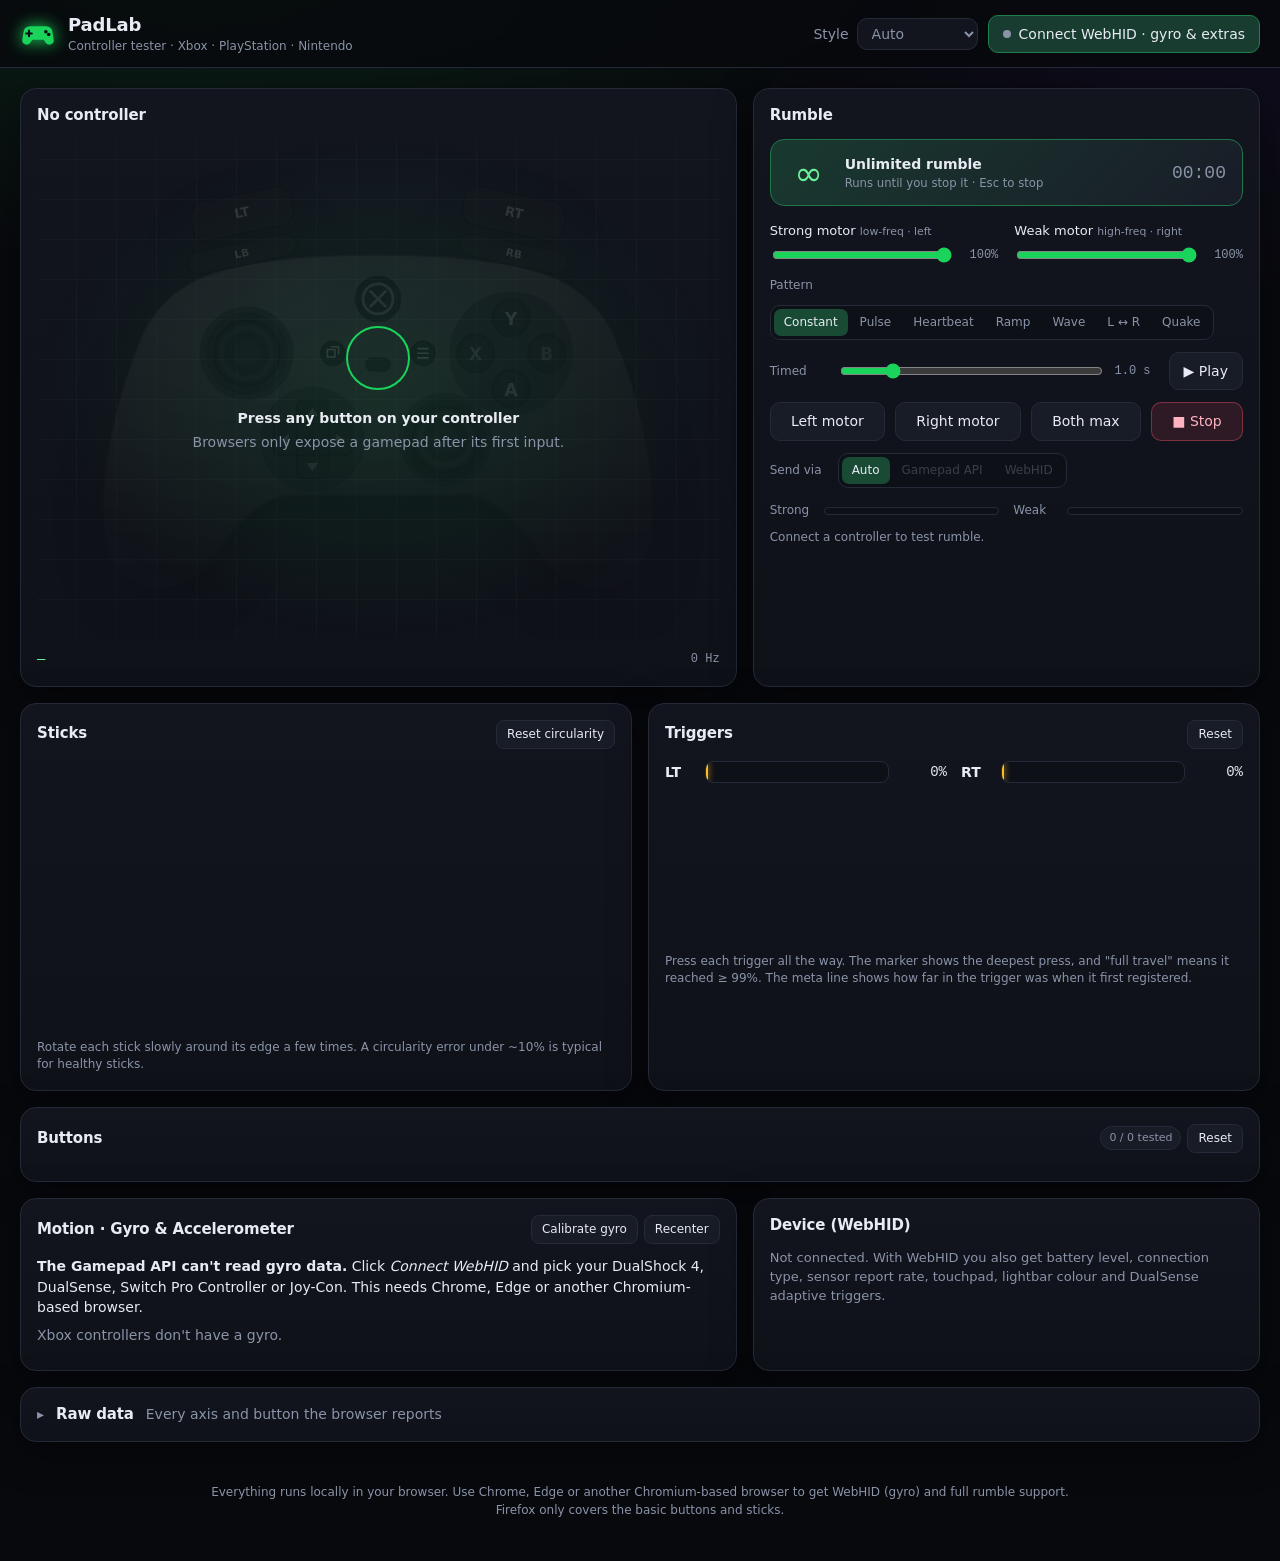
<file: Linux/Programs/controller_tester/index.html>
<!doctype html>
<html lang="en">
<head>
  <meta charset="utf-8">
  <meta name="viewport" content="width=device-width, initial-scale=1">
  <title>PadLab · Controller Tester</title>
  <link rel="stylesheet" href="css/style.css">
  <script type="importmap">{ "imports": { "three": "./vendor/three/build/three.module.js", "three/addons/": "./vendor/three/addons/" } }</script>
</head>
<body>
  <header class="topbar">
    <div class="brand">
      <svg viewBox="0 0 32 32" class="logo" aria-hidden="true"><path d="M9 9h14a6 6 0 0 1 6 6l1 6a4 4 0 0 1-7 3l-2-3H11l-2 3a4 4 0 0 1-7-3l1-6a6 6 0 0 1 6-6z" fill="currentColor"/><circle cx="23" cy="14" r="1.6" fill="#0b0d12"/><circle cx="25.5" cy="16.5" r="1.6" fill="#0b0d12"/><path d="M8 13v5M5.5 15.5h5" stroke="#0b0d12" stroke-width="1.8" stroke-linecap="round"/></svg>
      <div>
        <h1>PadLab</h1>
        <p>Controller tester · Xbox · PlayStation · Nintendo</p>
      </div>
    </div>
    <div class="pad-tabs" id="padTabs"></div>
    <div class="top-actions">
      <label class="select-wrap" title="Override the visual style">
        <span>Style</span>
        <select id="styleSelect">
          <option value="auto">Auto</option>
          <option value="xbox">Xbox</option>
          <option value="playstation">PlayStation</option>
          <option value="nintendo">Nintendo</option>
        </select>
      </label>
      <button class="btn accent" id="hidConnectBtn" title="Connect over WebHID for gyro, DualSense Edge back buttons, battery, lightbar and adaptive triggers">
        <span class="dot" id="hidDot"></span><span id="hidBtnLabel">Connect WebHID · gyro &amp; extras</span>
      </button>
    </div>
  </header>

  <main class="layout">
    <!-- Controller visual -->
    <section class="card stage-card">
      <div class="card-head">
        <h2 id="padName">No controller</h2>
        <div class="chips" id="padChips"></div>
      </div>
      <div class="stage" id="stage">
        <div class="waiting" id="waiting">
          <div class="pulse-ring"></div>
          <p><strong>Press any button on your controller</strong></p>
          <p class="muted">Browsers only expose a gamepad after its first input.</p>
        </div>
        <div class="pad3d" id="pad3d" hidden><div class="pad3d-loading" id="pad3dLoading">Loading 3D model…</div></div>
        <div class="tilt" id="tilt">
          <div class="shake" id="shake">
            <div class="pad-svg" id="padSvg"></div>
          </div>
        </div>
      </div>
      <div class="stage-foot">
        <div class="last-input" id="lastInput">—</div>
        <div class="foot-right">
          <span class="muted view-hint" id="viewHint" hidden>drag to rotate · double-click to reset</span>
          <div class="seg" id="viewSeg" title="3D needs a model for this controller (PlayStation available)">
            <button data-view="3d" class="on">3D</button>
            <button data-view="2d">2D</button>
          </div>
          <div class="rate" id="pollRate">0 Hz</div>
        </div>
      </div>
    </section>

    <!-- Rumble -->
    <section class="card rumble-card">
      <div class="card-head">
        <h2>Rumble</h2>
        <div class="chips" id="rumbleChips"></div>
      </div>

      <button class="infinite-btn" id="infiniteBtn">
        <span class="inf-icon">∞</span>
        <span class="inf-text"><strong>Unlimited rumble</strong><small id="infiniteSub">Runs until you stop it · Esc to stop</small></span>
        <span class="inf-timer" id="infiniteTimer">00:00</span>
      </button>

      <div class="sliders">
        <label class="slider">
          <span>Strong motor <small>low-freq · left</small></span>
          <input type="range" id="strongSlider" min="0" max="100" value="100">
          <output id="strongOut">100%</output>
        </label>
        <label class="slider">
          <span>Weak motor <small>high-freq · right</small></span>
          <input type="range" id="weakSlider" min="0" max="100" value="100">
          <output id="weakOut">100%</output>
        </label>
        <label class="slider trig-only">
          <span>Left trigger <small>impulse</small></span>
          <input type="range" id="ltSlider" min="0" max="100" value="0">
          <output id="ltOut">0%</output>
        </label>
        <label class="slider trig-only">
          <span>Right trigger <small>impulse</small></span>
          <input type="range" id="rtSlider" min="0" max="100" value="0">
          <output id="rtOut">0%</output>
        </label>
      </div>

      <div class="row">
        <span class="label">Pattern</span>
        <div class="seg" id="patternSeg">
          <button data-pattern="constant" class="on">Constant</button>
          <button data-pattern="pulse">Pulse</button>
          <button data-pattern="heartbeat">Heartbeat</button>
          <button data-pattern="ramp">Ramp</button>
          <button data-pattern="wave">Wave</button>
          <button data-pattern="alternate">L ↔ R</button>
          <button data-pattern="quake">Quake</button>
        </div>
      </div>

      <div class="row">
        <span class="label">Timed</span>
        <input type="range" id="durationSlider" min="100" max="5000" step="100" value="1000">
        <output id="durationOut">1.0 s</output>
        <button class="btn" id="playBtn">▶ Play</button>
      </div>

      <div class="row quick">
        <button class="btn" data-quick="left">Left motor</button>
        <button class="btn" data-quick="right">Right motor</button>
        <button class="btn" data-quick="both">Both max</button>
        <button class="btn trig-only" data-quick="lt">LT motor</button>
        <button class="btn trig-only" data-quick="rt">RT motor</button>
        <button class="btn danger" id="stopBtn">■ Stop</button>
      </div>

      <div class="row">
        <span class="label">Send via</span>
        <div class="seg" id="backendSeg">
          <button data-backend="auto" class="on">Auto</button>
          <button data-backend="gamepad">Gamepad API</button>
          <button data-backend="hid">WebHID</button>
        </div>
      </div>
      <div class="meters">
        <div class="meter"><span>Strong</span><div class="bar"><i id="mStrong"></i></div></div>
        <div class="meter"><span>Weak</span><div class="bar"><i id="mWeak"></i></div></div>
        <div class="meter trig-only"><span>LT</span><div class="bar"><i id="mLT"></i></div></div>
        <div class="meter trig-only"><span>RT</span><div class="bar"><i id="mRT"></i></div></div>
      </div>
      <p class="hint" id="rumbleStatus">Connect a controller to test rumble.</p>
    </section>

    <!-- Sticks -->
    <section class="card sticks-card">
      <div class="card-head">
        <h2>Sticks</h2>
        <button class="btn small" id="stickResetBtn">Reset circularity</button>
      </div>
      <div class="sticks">
        <div class="stick-box">
          <canvas id="stickL" width="260" height="260"></canvas>
          <div class="stick-stats" id="stickLStats"></div>
        </div>
        <div class="stick-box">
          <canvas id="stickR" width="260" height="260"></canvas>
          <div class="stick-stats" id="stickRStats"></div>
        </div>
      </div>
      <p class="hint">Rotate each stick slowly around its edge a few times. A circularity error under ~10% is typical for healthy sticks.</p>
    </section>

    <!-- Triggers -->
    <section class="card triggers-card">
      <div class="card-head">
        <h2>Triggers</h2>
        <button class="btn small" id="trigResetBtn">Reset</button>
      </div>
      <div class="triggers">
        <div class="trig" id="trigL">
          <div class="trig-label">LT</div>
          <div class="trig-bar"><i></i><b class="peak"></b></div>
          <div class="trig-num">0%</div>
          <div class="trig-meta"></div>
        </div>
        <div class="trig" id="trigR">
          <div class="trig-label">RT</div>
          <div class="trig-bar"><i></i><b class="peak"></b></div>
          <div class="trig-num">0%</div>
          <div class="trig-meta"></div>
        </div>
        <canvas id="trigGraph" width="600" height="180"></canvas>
      </div>
      <p class="hint">Press each trigger all the way. The marker shows the deepest press, and "full travel" means it reached ≥ 99%. The meta line shows how far in the trigger was when it first registered.</p>
    </section>

    <!-- Buttons -->
    <section class="card buttons-card">
      <div class="card-head">
        <h2>Buttons</h2>
        <div class="chips"><span class="chip" id="btnProgress">0 / 0 tested</span><button class="btn small" id="btnResetBtn">Reset</button></div>
      </div>
      <p class="hint edge-hint" id="btnHint" hidden><strong>DualSense Edge detected.</strong> The browser's Gamepad API doesn't report the back paddles or Fn buttons. Click <em>Connect WebHID</em> at the top and pick the controller to read them directly.</p>
      <div class="btn-grid" id="btnGrid"></div>
    </section>

    <!-- Motion -->
    <section class="card motion-card">
      <div class="card-head">
        <h2>Motion · Gyro &amp; Accelerometer</h2>
        <div class="chips">
          <button class="btn small" id="calibBtn">Calibrate gyro</button>
          <button class="btn small" id="recenterBtn">Recenter</button>
        </div>
      </div>
      <div class="motion-empty" id="motionEmpty">
        <p><strong>The Gamepad API can't read gyro data.</strong> Click <em>Connect WebHID</em> and pick your DualShock 4, DualSense, Switch Pro Controller or Joy-Con. This needs Chrome, Edge or another Chromium-based browser.</p>
        <p class="muted">Xbox controllers don't have a gyro.</p>
      </div>
      <div class="motion" id="motionBody" hidden>
        <div class="motion-nums">
          <div><span>Gyro °/s</span><b id="gX">0</b><b id="gY">0</b><b id="gZ">0</b></div>
          <div><span>Accel g</span><b id="aX">0</b><b id="aY">0</b><b id="aZ">0</b></div>
          <div><span>Orientation</span><b id="oP">0°</b><b id="oY">0°</b><b id="oR">0°</b></div>
        </div>
        <canvas id="gyroGraph" width="600" height="150"></canvas>
        <canvas id="accelGraph" width="600" height="150"></canvas>
        <div class="row small-row">
          <label class="check"><input type="checkbox" id="tiltToggle" checked> Tilt the 3D controller with the gyro</label>
          <span class="muted" id="calibStatus"></span>
        </div>
        <div class="row small-row">
          <span class="label">Invert</span>
          <label class="check"><input type="checkbox" id="invP"> pitch</label>
          <label class="check"><input type="checkbox" id="invY"> yaw</label>
          <label class="check"><input type="checkbox" id="invR"> roll</label>
        </div>
      </div>
    </section>

    <!-- HID extras -->
    <section class="card hid-card">
      <div class="card-head">
        <h2>Device (WebHID)</h2>
        <div class="chips" id="hidChips"></div>
      </div>
      <div id="hidInfo" class="hid-info">
        <p class="muted">Not connected. With WebHID you also get battery level, connection type, sensor report rate, touchpad, lightbar colour and DualSense adaptive triggers.</p>
      </div>
      <div class="hid-extra" id="psExtra" hidden>
        <div class="row">
          <span class="label">Lightbar</span>
          <input type="color" id="lightbarColor" value="#3d7bff">
          <button class="btn small" id="lightbarApply">Apply</button>
        </div>
        <div class="touchpad" id="touchpad"><div class="touch" id="touch0"></div><div class="touch" id="touch1"></div><span>Touchpad</span></div>
      </div>
      <div class="hid-extra" id="adaptiveExtra" hidden>
        <h3>Adaptive triggers <small>DualSense</small></h3>
        <div class="adaptive">
          <div class="adaptive-side" data-side="left">
            <span class="label">L2</span>
            <select class="at-mode">
              <option value="off">Off</option>
              <option value="rigid">Resistance</option>
              <option value="section">Section (click)</option>
              <option value="vibrate">Vibrate</option>
            </select>
            <label>Start <input type="range" class="at-start" min="0" max="255" value="40"></label>
            <label>End / Freq <input type="range" class="at-end" min="0" max="255" value="160"></label>
            <label>Force <input type="range" class="at-force" min="0" max="255" value="200"></label>
          </div>
          <div class="adaptive-side" data-side="right">
            <span class="label">R2</span>
            <select class="at-mode">
              <option value="off">Off</option>
              <option value="rigid">Resistance</option>
              <option value="section">Section (click)</option>
              <option value="vibrate">Vibrate</option>
            </select>
            <label>Start <input type="range" class="at-start" min="0" max="255" value="40"></label>
            <label>End / Freq <input type="range" class="at-end" min="0" max="255" value="160"></label>
            <label>Force <input type="range" class="at-force" min="0" max="255" value="200"></label>
          </div>
        </div>
        <button class="btn small" id="adaptiveApply">Apply trigger effects</button>
      </div>
    </section>

    <!-- Raw -->
    <section class="card raw-card">
      <details>
        <summary><h2>Raw data</h2><span class="muted">Every axis and button the browser reports</span></summary>
        <div class="raw" id="raw"></div>
      </details>
    </section>
  </main>

  <footer class="foot">
    <p class="credit" id="modelCredit"></p>
    <p>Everything runs locally in your browser. Use Chrome, Edge or another Chromium-based browser to get WebHID (gyro) and full rumble support. Firefox only covers the basic buttons and sticks.</p>
  </footer>

  <div class="toast" id="toast"></div>
  <script type="module" src="js/main.js"></script>
</body>
</html>
</file>
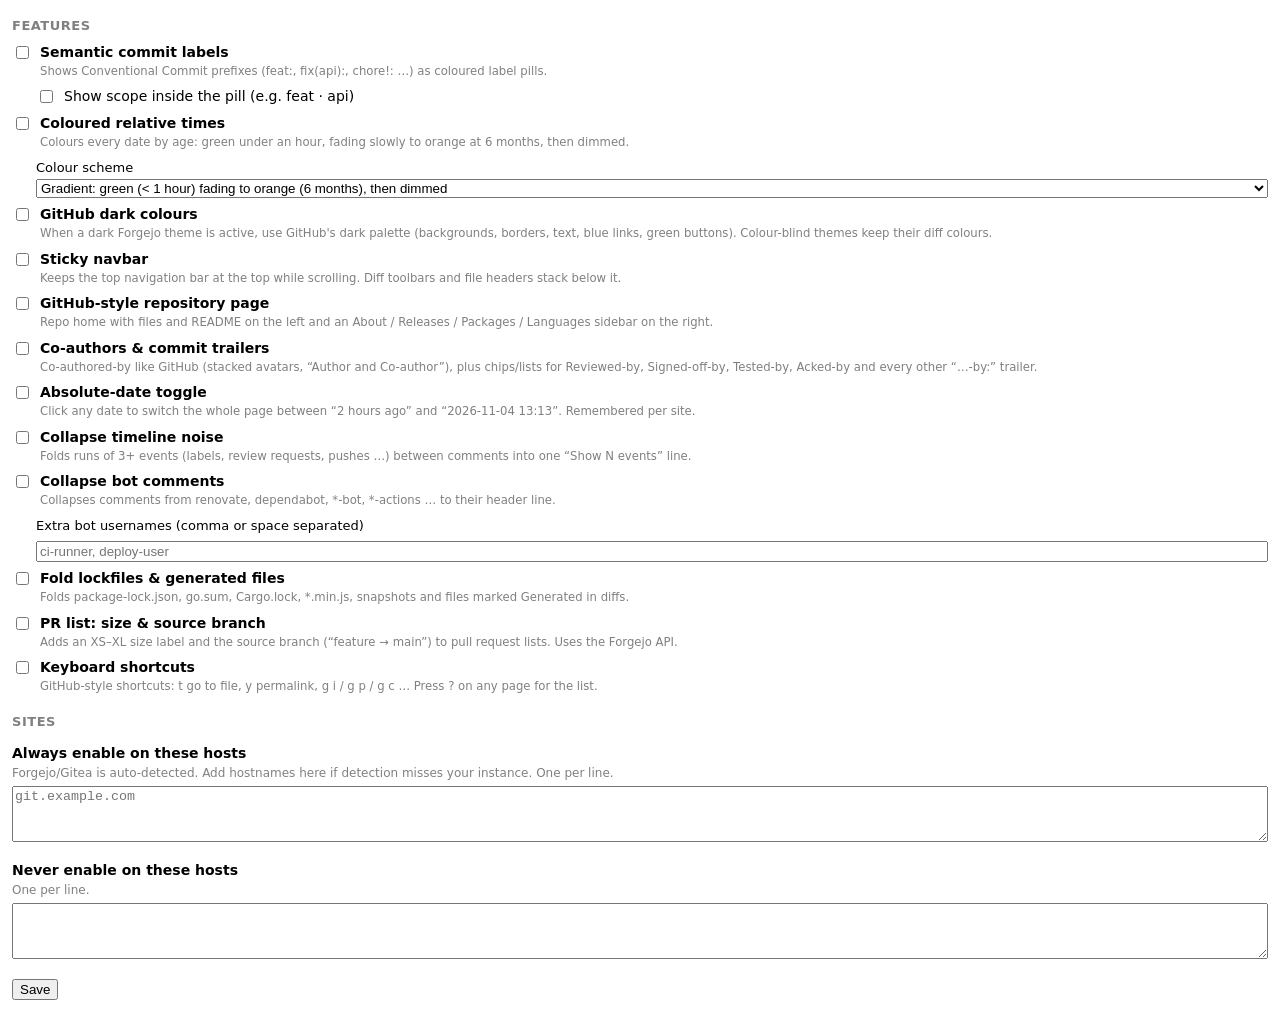
<file: Browser/forgejo-semantic-commits/options/options.html>
<!doctype html>
<html>
<head>
  <meta charset="utf-8">
  <style>
    body { font: 14px/1.5 system-ui, sans-serif; margin: 12px; min-width: 380px; }
    h2 { font-size: 13px; text-transform: uppercase; letter-spacing: .04em; color: GrayText; margin: 16px 0 6px; }
    .feature { display: flex; gap: 8px; align-items: flex-start; margin: 6px 0; }
    .feature input { margin-top: 4px; }
    .feature small { display: block; color: GrayText; }
    .sub { margin-left: 24px; }
    .sub.text { flex-direction: column; gap: 2px; font-size: 13px; }
    .sub.text input, .sub.text select { width: 100%; box-sizing: border-box; }
    label.block { display: block; margin: 12px 0 4px; font-weight: 600; }
    .hint { font-weight: 400; color: GrayText; font-size: 12px; }
    textarea { width: 100%; box-sizing: border-box; min-height: 56px; font-family: ui-monospace, monospace; }
    .row { display: flex; gap: 8px; align-items: center; margin-top: 14px; }
    #status { color: GrayText; font-size: 12px; }
  </style>
</head>
<body>
  <h2>Features</h2>
  <div id="features"></div>

  <h2>Sites</h2>
  <label class="block" for="extraHosts">Always enable on these hosts
    <div class="hint">Forgejo/Gitea is auto-detected. Add hostnames here if detection misses your instance. One per line.</div>
  </label>
  <textarea id="extraHosts" placeholder="git.example.com"></textarea>

  <label class="block" for="disabledHosts">Never enable on these hosts
    <div class="hint">One per line.</div>
  </label>
  <textarea id="disabledHosts"></textarea>

  <div class="row">
    <button id="save">Save</button>
    <span id="status"></span>
  </div>
  <script src="../src/feature-list.js"></script>
  <script src="options.js"></script>
</body>
</html>
</file>
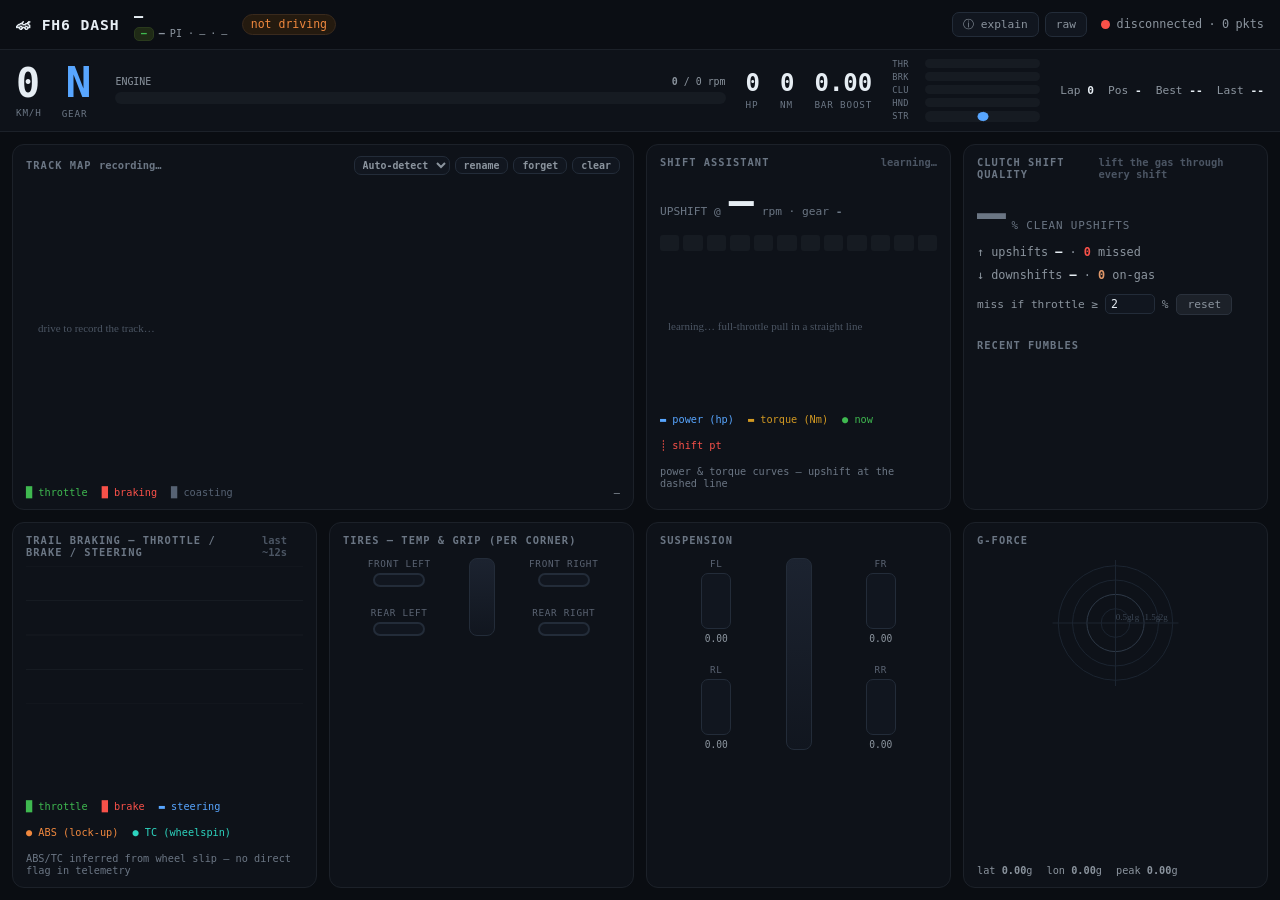
<file: Linux/Programs/fh6-dash/dashboard.html>
<!doctype html>
<html lang="en">
<head>
<meta charset="utf-8">
<meta name="viewport" content="width=device-width, initial-scale=1">
<title>FH6 Dash — Forza Horizon 6 Telemetry</title>
<style>
  :root { color-scheme: dark; }
  * { box-sizing: border-box; }
  body { margin:0; font-family:ui-monospace,"Cascadia Code",Menlo,monospace;
         background:#0a0d12; color:#e6edf3; -webkit-font-smoothing:antialiased; }
  header { display:flex; align-items:center; gap:.55rem .9rem; flex-wrap:wrap;
    padding:.5rem 1rem; border-bottom:1px solid #1c2129; background:#0b0e14; }
  header h1 { font-size:.92rem; margin:0; letter-spacing:.06em; white-space:nowrap; }
  .status { font-size:.74rem; color:#8b949e; display:flex; align-items:center; gap:.4rem; white-space:nowrap; }
  .dot { width:.55rem; height:.55rem; border-radius:50%; background:#f85149; }
  .dot.live { background:#3fb950; box-shadow:0 0 9px #3fb950; }
  .pill { font-size:.72rem; padding:.15rem .5rem; border-radius:999px; border:1px solid #2a313c; color:#8b949e; }
  .pill.on { color:#3fb950; border-color:#1d3a26; background:#0f2417; }
  .pill.off{ color:#f0883e; border-color:#3a2a1d; background:#241a0f; }

  /* ---- app shell: header + glance strip + analysis grid (mobile-first) ---- */
  .app{ display:flex; flex-direction:column; min-height:100dvh; }
  .grid { display:grid; gap:10px; padding:10px; grid-template-columns:1fr; flex:1; min-height:0; }
  .card { background:#0e1219; border:1px solid #1c2129; border-radius:12px; padding:11px 13px;
          display:flex; flex-direction:column; min-width:0; min-height:0; }
  .card h2 { font-size:.65rem; text-transform:uppercase; letter-spacing:.1em; color:#6b7684;
             margin:0 0 8px; font-weight:600; display:flex; justify-content:space-between; align-items:baseline; gap:8px; }
  /* tablet: two columns, page scrolls naturally */
  @media (min-width:760px){
    .grid{ grid-template-columns:repeat(2,1fr); gap:12px; padding:12px; }
    .card.wide, .mapcard{ grid-column:1 / -1; }
  }
  /* desktop: lock the whole dashboard to the viewport — 4 x 2 with the map spanning two, no page scroll */
  @media (min-width:1180px) and (min-height:720px){
    .app{ height:100dvh; overflow:hidden; }
    .grid{ grid-template-columns:repeat(4,1fr); grid-template-rows:1fr 1fr; gap:12px; padding:12px; overflow:hidden; }
    .card{ overflow:hidden; }
    .card.wide{ grid-column:auto; }
    .mapcard{ grid-column:span 2; }
  }

  /* ---- glance strip: the always-visible instrument bar ---- */
  .strip{ display:flex; align-items:center; gap:12px 20px; flex-wrap:wrap;
          padding:9px 16px; background:#0e1219; border-bottom:1px solid #1c2129;
          position:sticky; top:0; z-index:4; }
  .ro{ display:flex; flex-direction:column; line-height:1; }
  .ro .v{ font-size:1.5rem; font-weight:700; font-variant-numeric:tabular-nums; }
  .ro .u{ font-size:.58rem; color:#6b7684; text-transform:uppercase; letter-spacing:.09em; margin-top:.3rem; }
  .ro.big .v{ font-size:2.5rem; }
  .ro.gear .v{ font-size:2.7rem; min-width:1.3ch; text-align:center; color:#58a6ff; }
  .rpmwrap{ flex:1 1 190px; min-width:160px; }
  .rpmtop{ display:flex; justify-content:space-between; font-size:.62rem; color:#8b949e; }
  .rpmbar{ height:12px; background:#161b22; border-radius:6px; overflow:hidden; margin-top:5px; }
  .rpmbar>div{ height:100%; width:0%; background:linear-gradient(90deg,#3fb950,#d29922 70%,#f85149); transition:width .04s linear; }
  .pedals{ display:flex; flex-direction:column; gap:3px; min-width:148px; }
  .prow{ display:flex; align-items:center; gap:7px; }
  .plbl{ width:26px; font-size:.54rem; color:#6b7684; letter-spacing:.04em; }
  .lapinfo{ display:flex; gap:8px 14px; font-size:.7rem; color:#8b949e; flex-wrap:wrap; }
  .lapinfo b{ color:#e6edf3; font-variant-numeric:tabular-nums; }
  /* on phones the strip wraps tall, so don't pin it — and tighten the hero numbers */
  @media (max-width:759px){
    .strip{ position:static; gap:10px 16px; padding:9px 12px; }
    .ro.big .v{ font-size:2.05rem; } .ro.gear .v{ font-size:2.25rem; }
    header{ padding:.5rem .8rem; }
  }

  canvas{display:block; width:100%;}
  .canvas-box{position:relative; flex:1; min-height:158px;}
  .mapcard .canvas-box{ min-height:220px; }
  @media (min-width:1180px) and (min-height:720px){ .canvas-box, .mapcard .canvas-box{min-height:0;} }

  /* shift light */
  .shiftbig{display:flex; align-items:baseline; gap:.5rem;}
  .shiftbig .v{font-size:2.6rem; font-weight:800; font-variant-numeric:tabular-nums;}
  .shiftbig .u{font-size:.7rem; color:#6b7684;}
  .leds{display:flex; gap:4px; margin:10px 0;}
  .led{flex:1; height:16px; border-radius:3px; background:#161b22; transition:background .05s, box-shadow .05s;}
  .note{font-size:.62rem; color:#4b5563; line-height:1.4;}
  .geartable{display:flex; flex-wrap:wrap; gap:5px; margin-top:9px;}
  .gcell{flex:1 1 0; min-width:46px; background:#11161f; border:1px solid #1c2129; border-radius:6px;
         padding:4px 2px; text-align:center; position:relative;}
  .gcell.cur{border-color:#58a6ff; background:#0f1b2c;}
  .gcell .g{font-size:.55rem; color:#5b6473; letter-spacing:.06em;}
  .gcell .r{font-size:.82rem; font-weight:700; font-variant-numeric:tabular-nums;}
  .gcell .r.est{color:#d29922;} .gcell .r.live{color:#3fb950;} .gcell .r.none{color:#3b4654;}
  .gcell .cdot{position:absolute; top:3px; right:3px; width:5px; height:5px; border-radius:50%;}

  /* suspension */
  .car{display:grid; grid-template-columns:1fr 40px 1fr; grid-template-rows:auto auto auto;
       gap:10px 6px; align-items:center; justify-items:center; padding:4px 0;}
  .chassis{grid-column:2; grid-row:1 / span 3; width:26px; border-radius:8px;
           background:linear-gradient(#1c2330,#11161f); border:1px solid #232c39; align-self:stretch;}
  .corner{display:flex; flex-direction:column; align-items:center; gap:4px; width:100%;}
  .cl{font-size:.58rem; color:#5b6473; letter-spacing:.08em;}
  .susp{width:30px; height:56px; background:#11161f; border:1px solid #232c39; border-radius:7px; position:relative; overflow:hidden;}
  .susp .fill{position:absolute; left:0; right:0; bottom:0; height:50%; transition:height .05s linear, background .15s;}
  .sval{font-size:.6rem; color:#8b949e; font-variant-numeric:tabular-nums;}

  /* tire grip */
  .tire{width:52px; border-radius:8px; border:2px solid #232c39; background:#11161f;
        padding:5px 4px; display:flex; flex-direction:column; align-items:center; gap:3px;
        transition:border-color .1s, box-shadow .1s; }
  .tire .tt{font-size:.8rem; font-weight:700; font-variant-numeric:tabular-nums;}
  .tswatch{width:100%; height:6px; border-radius:3px;}
  .slipbars{display:flex; gap:3px; width:100%;}
  .sb{flex:1; height:20px; background:#0a0d12; border-radius:3px; position:relative; overflow:hidden;}
  .sb>i{position:absolute; left:0; right:0; bottom:0; display:block;}
  .sblabel{font-size:.5rem; color:#5b6473; text-align:center;}

  /* pedal + steer bars (live in the glance strip) */
  .inbar{flex:1; height:9px; background:#161b22; border-radius:5px; overflow:hidden;}
  .inbar>div{height:100%; width:0%; transition:width .05s linear;}
  .steerwrap{height:11px; background:#161b22; border-radius:6px; position:relative; flex:1;}
  .steerwrap>.mid{position:absolute; left:50%; top:0; bottom:0; width:1px; background:#2a313c;}
  .steerwrap>.knob{position:absolute; top:1px; bottom:1px; width:11px; border-radius:50%; background:#58a6ff; left:50%; transform:translateX(-50%); transition:left .05s linear;}

  /* clutch / shift quality */
  .clutchwrap{display:flex; gap:24px; flex-wrap:wrap;}
  .clutchbig{display:flex; align-items:baseline; gap:.35rem;}
  .clutchbig .v{font-size:3rem; font-weight:800; font-variant-numeric:tabular-nums; line-height:1;}
  .clutchbig .u{font-size:.68rem; color:#6b7684; text-transform:uppercase; letter-spacing:.08em;}
  .cstat{font-size:.74rem; color:#8b949e; margin-top:9px;} .cstat b{color:#e6edf3; font-variant-numeric:tabular-nums;}
  .clutchctl{display:flex; align-items:center; gap:8px; margin-top:12px; font-size:.7rem; color:#8b949e; flex-wrap:wrap;}
  .clutchctl input{width:50px; background:#11161f; border:1px solid #232c39; color:#e6edf3; border-radius:5px; padding:2px 5px; font-family:inherit; font-size:.72rem;}
  .clutchctl button{background:#1c2129; border:1px solid #2a313c; color:#8b949e; border-radius:5px; padding:3px 10px; cursor:pointer; font-family:inherit; font-size:.7rem;}
  .clutchctl button:hover{color:#e6edf3; border-color:#3a424f;}
  .misslist{display:flex; flex-direction:column; gap:3px; max-height:168px; overflow:auto; margin-top:6px;}
  .missrow{display:flex; gap:10px; align-items:center; font-size:.72rem; background:#11161f; border:1px solid #1c2129; border-radius:6px; padding:3px 9px;}
  .missrow .ma{font-weight:700; width:54px;} .missrow.up .ma{color:#f85149;} .missrow.dn .ma{color:#e0986a;}
  .missrow .mp{color:#f0883e; font-variant-numeric:tabular-nums; width:48px;}
  .missrow .mr{color:#6b7684; margin-left:auto; font-variant-numeric:tabular-nums;}

  table{width:100%; border-collapse:collapse; font-size:.72rem;}
  td{padding:.2rem .6rem; border-bottom:1px solid #161b22;}
  td:first-child{color:#6b7684; white-space:nowrap;}
  td:last-child{text-align:right; font-variant-numeric:tabular-nums;}
  .rawgrid{columns:3; column-gap:24px;} @media(max-width:800px){.rawgrid{columns:2}} @media(max-width:520px){.rawgrid{columns:1}}
  /* when not driving (e.g. alt-tabbed out), dim the stale live-telemetry cards — but keep the
     clutch stats card bright and fully clickable so you can read it and hit reset while paused. */
  .idle-veil > :not(#clutchCard):not(#mapCard){opacity:.4; pointer-events:none; transition:opacity .3s;}
  .legend{display:flex; gap:14px; font-size:.64rem; color:#8b949e; margin-top:8px; flex-wrap:wrap;}

  /* car identity (lives in the header) */
  .carid{display:flex; flex-direction:column; line-height:1.15; min-width:0; max-width:42vw;}
  .carname{font-size:.95rem; font-weight:700; white-space:nowrap; overflow:hidden; text-overflow:ellipsis;}
  .carsub{font-size:.63rem; color:#8b949e; margin-top:2px; display:flex; align-items:center; gap:5px; flex-wrap:wrap;}
  .badge{background:#1f2a16; color:#3fb950; border:1px solid #2a3a1d; padding:0 6px; border-radius:5px; font-weight:700; font-size:.6rem;}
  /* header action buttons */
  .hdr-actions{display:flex; gap:6px; margin-left:auto;}
  .hbtn{background:#11161f; border:1px solid #232c39; color:#8b949e; border-radius:7px; padding:4px 10px; font:inherit; font-size:.7rem; cursor:pointer;}
  .hbtn:hover{color:#e6edf3; border-color:#3a424f;}
  .hbtn.active{color:#58a6ff; border-color:#1f3350; background:#0f1b2c;}
  /* raw-fields modal overlay */
  .overlay{position:fixed; inset:0; background:rgba(5,7,10,.78); backdrop-filter:blur(3px);
           display:flex; align-items:center; justify-content:center; z-index:20; padding:20px;}
  .overlay[hidden]{display:none;}
  .overlay-box{background:#0e1219; border:1px solid #232c39; border-radius:14px; padding:16px 18px;
               max-width:920px; width:100%; max-height:84vh; overflow:auto;}
  .overlay-head{display:flex; justify-content:space-between; align-items:center; margin-bottom:10px; font-size:.82rem; color:#8b949e;}
  /* verbose explanations are hidden until you hit "explain"; while shown, let height-locked
     cards scroll internally so the revealed text is never clipped on the desktop layout */
  .note{display:none;} body.show-notes .note{display:block;}
  body.show-notes .card{overflow:auto;}
</style>
</head>
<body>
<div class="app">
<header>
  <h1>🏎 FH6 DASH</h1>
  <div class="carid">
    <span class="carname" id="carName">—</span>
    <span class="carsub"><span class="badge" id="carClass">—</span><b id="carPI">—</b> PI · <span id="carDrive">—</span> · <span id="carCyl">—</span></span>
  </div>
  <span id="racePill" class="pill off">not driving</span>
  <div class="hdr-actions">
    <button id="explainBtn" class="hbtn">ⓘ explain</button>
    <button id="rawBtn" class="hbtn">raw</button>
  </div>
  <span class="status"><span id="dot" class="dot"></span><span id="statusText">waiting…</span> · <span id="count">0</span> pkts</span>
</header>

<!-- glance strip: the always-visible instruments -->
<section class="strip">
  <div class="ro big"><span class="v" id="speed">0</span><span class="u">km/h</span></div>
  <div class="ro big gear"><span class="v" id="gear">N</span><span class="u">gear</span></div>
  <div class="rpmwrap">
    <div class="rpmtop"><span>ENGINE</span><span><b id="rpm">0</b> / <span id="rpmmax">0</span> rpm</span></div>
    <div class="rpmbar"><div id="rpmfill"></div></div>
  </div>
  <div class="ro"><span class="v" id="power">0</span><span class="u">hp</span></div>
  <div class="ro"><span class="v" id="torque">0</span><span class="u">Nm</span></div>
  <div class="ro"><span class="v" id="boost">0.00</span><span class="u">bar boost</span></div>
  <div class="pedals">
    <div class="prow"><span class="plbl">THR</span><div class="inbar"><div id="inAccel" style="background:#3fb950"></div></div></div>
    <div class="prow"><span class="plbl">BRK</span><div class="inbar"><div id="inBrake" style="background:#f85149"></div></div></div>
    <div class="prow"><span class="plbl">CLU</span><div class="inbar"><div id="inClutch" style="background:#58a6ff"></div></div></div>
    <div class="prow"><span class="plbl">HND</span><div class="inbar"><div id="inHand" style="background:#d29922"></div></div></div>
    <div class="prow"><span class="plbl">STR</span><div class="steerwrap"><div class="mid"></div><div class="knob" id="steerKnob"></div></div></div>
  </div>
  <div class="lapinfo">
    <span>Lap <b id="lap">0</b></span><span>Pos <b id="pos">-</b></span>
    <span>Best <b id="bestlap">--</b></span><span>Last <b id="lastlap">--</b></span>
  </div>
</section>

<main class="grid" id="grid">

  <!-- track map -->
  <section class="card mapcard" id="mapCard" style="order:0">
    <h2><span>Track map <span id="mapState" style="color:#6b7684;text-transform:none;letter-spacing:0;cursor:pointer;" title="click to rename the selected track">recording…</span></span>
        <span style="display:flex;gap:5px;align-items:center;">
          <select id="trackSelect" class="hbtn" style="padding:2px 4px;font-size:.62rem;max-width:130px;"></select>
          <button id="mapRename" class="hbtn" style="padding:2px 8px;font-size:.62rem;">rename</button>
          <button id="mapForget" class="hbtn" style="padding:2px 8px;font-size:.62rem;">forget</button>
          <button id="mapClear" class="hbtn" style="padding:2px 8px;font-size:.62rem;">clear</button>
        </span></h2>
    <div class="canvas-box"><canvas id="trackmap"></canvas></div>
    <div class="legend">
      <span style="color:#3fb950">█ throttle</span><span style="color:#f85149">█ braking</span>
      <span style="color:#566273">█ coasting</span>
      <span id="mapLen" style="margin-left:auto;color:#8b949e;font-variant-numeric:tabular-nums;">—</span>
    </div>
    <div class="note">Top-down trace from the car's real world position, coloured by your inputs — <b style="color:#f85149">red</b> = braking zones, <b style="color:#3fb950">green</b> = on throttle, grey = coasting. Auto-fits as you drive; fast-travel starts a fresh trace. Drive a full loop and it's flagged a <b style="color:#3fb950">circuit</b>. Hit clear to wipe it.</div>
  </section>

  <!-- shift assistant -->
  <section class="card" style="order:1">
    <h2>Shift assistant <span id="shiftState" style="color:#4b5563;text-transform:none;letter-spacing:0;">learning…</span></h2>
    <div class="shiftbig">
      <span style="font-size:.7rem;color:#6b7684;">UPSHIFT&nbsp;@</span>
      <span class="v" id="shiftRpm">—</span><span class="u">rpm · gear <b id="shiftGear">-</b></span>
    </div>
    <div class="leds" id="leds"></div>
    <div class="canvas-box"><canvas id="shiftgraph"></canvas></div>
    <div class="legend">
      <span style="color:#58a6ff">▬ power (hp)</span><span style="color:#d29922">▬ torque (Nm)</span>
      <span style="color:#3fb950">● now</span><span style="color:#f85149">┊ shift pt</span>
      <span style="margin-left:auto;color:#6b7684">power &amp; torque curves — upshift at the dashed line</span>
    </div>
    <div class="geartable" id="gearTable"></div>
    <div class="note" style="margin-top:6px">The upshift point is the rpm where the next gear makes more <b>wheel torque (engine Nm × gear ratio)</b> than staying — so torque drives the maths; power (hp = Nm × rpm) is the same data shown a second way. Learns your torque curve × per-gear ratios from full-throttle, going-straight data and re-optimises every frame. Only counts while rolling at full throttle with the clutch out — standing-still revs, clutch-in, and the moment of each shift are ignored. Do clean pulls <b>all the way to the redline</b> in each gear so the top of the curve is learned. Gears you haven't driven yet get a <b style="color:#a371f7">~predicted</b> shift point, forecast from the ratios of the gears you have — it firms up to <b style="color:#3fb950">live</b> once you drive that gear.</div>
  </section>

  <!-- trail braking -->
  <section class="card wide" style="order:3">
    <h2>Trail braking — throttle / brake / steering <span style="color:#4b5563;text-transform:none;letter-spacing:0;">last ~12s</span></h2>
    <div class="canvas-box"><canvas id="trail"></canvas></div>
    <div class="legend"><span style="color:#3fb950">█ throttle</span><span style="color:#f85149">█ brake</span>
      <span style="color:#58a6ff">▬ steering</span>
      <span id="absLeg" style="color:#f0883e">● ABS (lock-up)</span><span id="tcLeg" style="color:#2dd4bf">● TC (wheelspin)</span>
      <span style="margin-left:auto;color:#6b7684">ABS/TC inferred from wheel slip — no direct flag in telemetry</span></div>
  </section>

  <!-- G-force -->
  <section class="card" style="order:6">
    <h2>G-Force</h2>
    <div class="canvas-box"><canvas id="gforce"></canvas></div>
    <div class="legend"><span>lat <b id="glat">0.00</b>g</span><span>lon <b id="glon">0.00</b>g</span><span>peak <b id="gpeak">0.00</b>g</span></div>
  </section>

  <!-- suspension -->
  <section class="card" style="order:5">
    <h2>Suspension</h2>
    <div class="car">
      <div class="chassis"></div>
      <div class="corner" style="grid-column:1;grid-row:1"><span class="cl">FL</span><div class="susp"><div class="fill" id="suspFL"></div></div><span class="sval" id="suspFLv">0.00</span></div>
      <div class="corner" style="grid-column:3;grid-row:1"><span class="cl">FR</span><div class="susp"><div class="fill" id="suspFR"></div></div><span class="sval" id="suspFRv">0.00</span></div>
      <div class="corner" style="grid-column:1;grid-row:3"><span class="cl">RL</span><div class="susp"><div class="fill" id="suspRL"></div></div><span class="sval" id="suspRLv">0.00</span></div>
      <div class="corner" style="grid-column:3;grid-row:3"><span class="cl">RR</span><div class="susp"><div class="fill" id="suspRR"></div></div><span class="sval" id="suspRRv">0.00</span></div>
    </div>
    <div class="note" style="text-align:center">blue extended · red compressed</div>
  </section>

  <!-- tires -->
  <section class="card" style="order:4">
    <h2>Tires — temp &amp; grip (per corner)</h2>
    <div class="car">
      <div class="chassis"></div>
      <div class="corner" style="grid-column:1;grid-row:1"><span class="cl">FRONT LEFT</span><div class="tire" id="tireFL"></div></div>
      <div class="corner" style="grid-column:3;grid-row:1"><span class="cl">FRONT RIGHT</span><div class="tire" id="tireFR"></div></div>
      <div class="corner" style="grid-column:1;grid-row:3"><span class="cl">REAR LEFT</span><div class="tire" id="tireRL"></div></div>
      <div class="corner" style="grid-column:3;grid-row:3"><span class="cl">REAR RIGHT</span><div class="tire" id="tireRR"></div></div>
    </div>
    <div class="note" style="margin-top:6px">Red border = slipping (combined&nbsp;&gt;&nbsp;1). <b>R</b>=slip&nbsp;ratio (traction/lock), <b>A</b>=slip&nbsp;angle (cornering).
      Note: FH6 Data Out sends <b>one temp per tire</b> — the in-game Heat screen's inner/middle/outer split is not in the UDP stream.</div>
  </section>

  <!-- clutch / shift quality -->
  <section class="card" id="clutchCard" style="order:2">
    <h2>Clutch shift quality <span id="clutchSub" style="color:#4b5563;text-transform:none;letter-spacing:0;">lift the gas through every shift</span></h2>
    <div class="clutchwrap">
      <div style="min-width:160px;">
        <div class="clutchbig"><span class="v" id="clutchRate">—</span><span class="u">% clean upshifts</span></div>
        <div class="cstat">↑ upshifts <b id="upRate">—</b> · <b id="upMiss" style="color:#f85149">0</b> missed</div>
        <div class="cstat">↓ downshifts <b id="downRate">—</b> · <b id="downMiss" style="color:#e0986a">0</b> on-gas</div>
        <div class="clutchctl">
          <label>miss if throttle ≥ <input id="missPctInput" type="number" min="0.5" max="20" step="0.5"> %</label>
          <button id="clutchReset">reset</button>
        </div>
      </div>
      <div style="flex:1; min-width:210px;">
        <h2 style="margin-bottom:2px;">Recent fumbles <span id="missCount" style="color:#4b5563;text-transform:none;letter-spacing:0;"></span></h2>
        <div class="misslist" id="missList"></div>
      </div>
    </div>
    <div class="note" style="margin-top:8px;">A shift is <b style="color:#3fb950">clean</b> when your throttle drops below the threshold during the gear change — i.e. you actually lifted off. If the gas stays in, it's a <b style="color:#f85149">miss</b>. Each fumble logs the gear change, the throttle still applied, and the rpm. <b>Upshifts</b> drive the headline score; <b>downshifts</b> are tracked separately because a rev-match blip legitimately shows throttle. Threshold changes apply to new shifts; stats persist in this browser — hit reset to start fresh.</div>
  </section>

</main>
</div><!-- /.app -->

<div class="overlay" id="rawOverlay" hidden>
  <div class="overlay-box">
    <div class="overlay-head">All telemetry fields <button id="rawClose" class="hbtn">close</button></div>
    <div class="rawgrid"><table><tbody id="rawtable"></tbody></table></div>
  </div>
</div>

<script>
const $ = id => document.getElementById(id);
let frame=null, count=0, lastCount=-1, staleTimer=null, gPeak=0;
const N_TRAIL = 360;                      // ~12s @ 30Hz
const trailHist = { a:[], b:[], s:[], abs:[], tc:[] };
// Forza sends no ABS/TC flag, so we infer intervention from wheel slip + pedal:
//   ABS = braking while a wheel is past the lock-up slip limit (slip ratio strongly < 0)
//   TC  = on throttle while a DRIVE wheel is past the spin limit (slip ratio strongly > 0)
const SLIP_LIMIT = 0.20;                   // slip ratio beyond peak grip (~0.1-0.15) = sliding
// Assist on/off is also not in telemetry, so we infer it: with the assist ON the game cuts
// power/brake and slip stays bounded; sustained EXTREME slip means nothing is intervening,
// i.e. that assist is OFF -> we hide its row (the dots wouldn't be real interventions).
const BIG_SLIP = 0.45, OFF_SUSTAIN = 8;    // >0.45 slip held for >=8 frames (~265ms) = assist off
let assistOrd=null, absOff=false, tcOff=false, absRun=0, tcRun=0;
const gTrail = [];

// learned, per-car engine + gearbox model (resets when the car changes)
let carOrdinal = null;
let torqueB = {};       // rpm bucket(50) -> {t: EMA torque (Nm), n}
let curveRpms = [];     // sorted bucket keys
let gearRatio = {};     // gear -> EMA(rpm per m/s of road speed)
let gearRatioN = {};    // gear -> sample count (confidence)
let shiftByGear = {};   // gear -> {rpm, learned, conf}  persisted & refined live
let lastLearnGear = null, shiftSettle = 0;   // reject the rpm transient right after a gear change
const MAXGEAR = 10;
function resetModel(ord){ carOrdinal=ord; torqueB={}; curveRpms=[]; gearRatio={}; gearRatioN={}; shiftByGear={}; lastLearnGear=null; shiftSettle=0; }

/* ---------- clutch / shift quality ----------
   Manual-clutch coaching: a clean shift means lifting the gas while the gear changes.
   We watch only the SETTLED gear (1..10). FH6 streams gear 11 for a frame or two mid-shift
   (clutch disengaged / in transition) and 0 for reverse/neutral — both are ignored, so a
   "5 -> 11 -> 4" telemetry blip reads as ONE 5->4 downshift, not two phantom shifts.
   For each shift we scan the throttle over a small window spanning the change; if it never
   dipped below the threshold, the gas was in the whole way through -> a miss. */
const MISS_KEY='fh6_shiftStats', PCT_KEY='fh6_missPct';
const SHIFT_PRE=4, SHIFT_POST=3;            // frames before/after the change scanned for a lift
function loadShiftStats(){
  try{ const s=JSON.parse(localStorage.getItem(MISS_KEY)); if(s&&s.up&&s.down&&s.misses) return s; }catch(e){}
  return {up:{clean:0,total:0}, down:{clean:0,total:0}, misses:[]};
}
function saveShiftStats(){ try{ localStorage.setItem(MISS_KEY, JSON.stringify(shiftStats)); }catch(e){} }
let shiftStats=loadShiftStats();
let missPct=(()=>{ const v=parseFloat(localStorage.getItem(PCT_KEY)); return (isFinite(v)&&v>0)?v:2; })();
let prevStableGear=null, pendingShift=null, clutchDirty=true;
const accelHist=[];                         // recent throttle (0..255) for the pre-shift window

function finalizeShift(){
  const s=pendingShift; pendingShift=null; if(!s) return;
  const pct=s.minA/255*100, clean=pct<missPct;       // throttle dipped below threshold = lifted = good
  const b=shiftStats[s.type]; b.total++; if(clean) b.clean++;
  if(!clean){
    shiftStats.misses.unshift({type:s.type, from:s.from, to:s.to, pct:Math.round(pct*10)/10, rpm:s.rpm});
    if(shiftStats.misses.length>50) shiftStats.misses.pop();
  }
  saveShiftStats(); clutchDirty=true;
}

function trackShift(f){
  const accel=f.Accel, gear=f.Gear;
  accelHist.push(accel); if(accelHist.length>SHIFT_PRE+1) accelHist.shift();
  if(pendingShift){ pendingShift.minA=Math.min(pendingShift.minA, accel); pendingShift.left--; }

  const stable = gear>=1 && gear<=10;       // 0=reverse/neutral, 11=mid-shift sentinel -> not settled
  if(f.IsRaceOn===1 && stable && prevStableGear!==null && gear!==prevStableGear){
    if(pendingShift) finalizeShift();        // close a back-to-back shift before opening the next
    pendingShift={ from:prevStableGear, to:gear, type:gear>prevStableGear?'up':'down',
                   minA:Math.min.apply(null,accelHist), rpm:Math.round(f.CurrentEngineRpm), left:SHIFT_POST };
  } else if(pendingShift && pendingShift.left<=0){
    finalizeShift();
  }
  if(stable) prevStableGear=gear;
}

function renderClutch(){
  if(!clutchDirty) return; clutchDirty=false;
  const up=shiftStats.up, down=shiftStats.down;
  const upRate = up.total? Math.round(100*up.clean/up.total) : null;
  const dnRate = down.total? Math.round(100*down.clean/down.total) : null;
  const re=$('clutchRate');
  re.textContent = upRate==null? '—' : upRate;
  re.style.color = upRate==null? '#6b7684' : upRate>=95?'#3fb950' : upRate>=80?'#d29922' : '#f85149';
  $('upRate').textContent   = up.total?   `${up.clean}/${up.total} (${upRate}%)`   : '—';
  $('downRate').textContent = down.total? `${down.clean}/${down.total} (${dnRate}%)` : '—';
  $('upMiss').textContent   = up.total-up.clean;
  $('downMiss').textContent = down.total-down.clean;
  $('missCount').textContent = shiftStats.misses.length? `last ${Math.min(shiftStats.misses.length,15)}` : '';
  let html='';
  for(const m of shiftStats.misses.slice(0,15)){
    const arr=m.type==='up'?'↑':'↓';
    html+=`<div class="missrow ${m.type==='up'?'up':'dn'}"><span class="ma">${arr} ${m.from}→${m.to}</span>`+
          `<span class="mp">${m.pct}%</span><span class="mr">${m.rpm.toLocaleString()} rpm</span></div>`;
  }
  $('missList').innerHTML = html ||
    '<div class="note" style="padding:8px 2px">No fumbles yet — lift fully when you shift and it stays clean. 👌</div>';
}

/* ---------- track map + smart track library ----------
   FH6 streams the car's real WORLD position (PositionX/Z in metres), and the Horizon map uses ONE
   fixed global coordinate system — the same road is always at the same coordinates, every drive.
   That makes recognising a track trivial and robust: we just spatially match where you are now
   against the tracks we've saved before (a grid spatial-hash → O(1) lookups). Close a loop and we're
   confident it's a circuit → auto-save it; later drive onto any saved road → auto-select & show it.
   The line is coloured by your pedals (red braking zones, green throttle) so each saved map doubles
   as a racing-line reference. */
const MAP_MIN_MOVE=3, MAP_MAX_PTS=6000, MAP_JUMP=200, MAP_LOOP_NEAR=40, MAP_LOOP_MIN=500;
const SAVE_MIN_MOVE=6;                 // coarser spacing for stored tracks -> smaller localStorage
const MATCH_CELL=25;                   // spatial-hash cell == match tolerance (m)
const MATCH_MIN=0.6, MATCH_DROP=0.3, MATCH_WIN=140, MATCH_EVERY=12, MATCH_HOLD=3;
const TRACKS_KEY='fh6_tracks', TNUM_KEY='fh6_trackNum';

// live trace of the current drive
const mapPts=[];                                   // {x,z,a,b}
let mapLastX=null, mapLastZ=null, mapStartX=null, mapStartZ=null, mapLen=0, mapLoop=false, mapMap=null;

// saved-track library + auto-matching state
function loadTracks(){ try{ const t=JSON.parse(localStorage.getItem(TRACKS_KEY)); return Array.isArray(t)?t:[]; }catch(e){ return []; } }
function saveTracks(){ try{ localStorage.setItem(TRACKS_KEY, JSON.stringify(tracks)); }catch(e){ console.warn('track save failed', e); } }
let tracks=loadTracks();
let trackIndex=new Map();
let activeId=null, selMode='auto';                 // selMode: 'auto' | 'live' | <trackId pinned>
let matchTick=0, matchCand=null, matchCandRun=0, matchLostRun=0, justSaved=0;
const liveAx=p=>[p.x,p.z,p.a,p.b];                 // accessor: live point -> [x,z,a,b]

function cellKey(cx,cz){ return cx+','+cz; }
function buildTrackIndex(){
  trackIndex=new Map();
  for(const t of tracks) for(const p of t.pts){
    const k=cellKey(Math.floor(p[0]/MATCH_CELL), Math.floor(p[1]/MATCH_CELL));
    let a=trackIndex.get(k); if(!a){ a=[]; trackIndex.set(k,a); } a.push({id:t.id, x:p[0], z:p[1]});
  }
}
buildTrackIndex();
function trackById(id){ return tracks.find(t=>t.id===id)||null; }

/* fraction of the recent points in `arr` that lie within tolerance of each saved track -> best one */
function bestMatch(arr, ax){
  if(!tracks.length || arr.length<8) return {id:null, frac:0};
  const tol2=MATCH_CELL*MATCH_CELL, hits=new Map(); let n=0;
  for(let i=Math.max(0,arr.length-MATCH_WIN); i<arr.length; i++){
    const g=ax(arr[i]), px=g[0], pz=g[1], cx=Math.floor(px/MATCH_CELL), cz=Math.floor(pz/MATCH_CELL); n++;
    const seen=new Set();
    for(let dx=-1;dx<=1;dx++) for(let dz=-1;dz<=1;dz++){
      const cell=trackIndex.get(cellKey(cx+dx,cz+dz)); if(!cell) continue;
      for(const q of cell){ if(seen.has(q.id)) continue;
        const ex=px-q.x, ez=pz-q.z; if(ex*ex+ez*ez<=tol2) seen.add(q.id); }
    }
    for(const id of seen) hits.set(id,(hits.get(id)||0)+1);
  }
  let bid=null, bf=0; for(const [id,c] of hits){ const f=c/n; if(f>bf){ bf=f; bid=id; } }
  return {id:bid, frac:bf};
}

function downsamplePts(src, minMove){
  const out=[]; let lx=null, lz=null;
  for(const p of src){ if(lx===null || Math.hypot(p.x-lx,p.z-lz)>=minMove){ out.push([Math.round(p.x),Math.round(p.z),p.a,p.b]); lx=p.x; lz=p.z; } }
  return out;
}

/* a closed loop is a confident circuit: save it (unless we already have this one). */
function autoSaveLoop(){
  const m=bestMatch(mapPts, liveAx);
  if(m.id && m.frac>=MATCH_MIN){ activeId=m.id; return; }     // re-drove a known circuit -> just select it
  const pts=downsamplePts(mapPts, SAVE_MIN_MOVE);
  if(pts.length<12) return;
  let minx=1e9,minz=1e9,maxx=-1e9,maxz=-1e9;
  for(const p of pts){ if(p[0]<minx)minx=p[0]; if(p[0]>maxx)maxx=p[0]; if(p[1]<minz)minz=p[1]; if(p[1]>maxz)maxz=p[1]; }
  const num=parseInt(localStorage.getItem(TNUM_KEY)||'0',10)+1; try{ localStorage.setItem(TNUM_KEY,num); }catch(e){}
  const t={ id:'t'+Date.now().toString(36), name:'Track '+num, createdAt:Date.now(),
            len:Math.round(mapLen), closed:true, pts, bbox:[minx,minz,maxx,maxz] };
  tracks.push(t); while(tracks.length>50) tracks.shift();
  saveTracks(); buildTrackIndex(); rebuildTrackSelect();
  activeId=t.id; justSaved=120;                               // flash "✓ saved" for ~2s
}

/* in auto mode, pick the saved track you're currently on (with hysteresis so it doesn't flicker). */
function updateMatch(){
  if(selMode==='live'){ activeId=null; return; }
  if(selMode!=='auto'){ activeId=selMode; return; }           // a specific track is pinned
  const {id,frac}=bestMatch(mapPts, liveAx);
  if(id && frac>=MATCH_MIN){
    matchLostRun=0;
    if(id!==activeId){ if(id===matchCand) matchCandRun++; else { matchCand=id; matchCandRun=1; }
      if(matchCandRun>=MATCH_HOLD){ activeId=id; matchCand=null; matchCandRun=0; } }
  } else {
    matchCand=null; matchCandRun=0;
    if(activeId && frac<MATCH_DROP && ++matchLostRun>=MATCH_HOLD*2){ activeId=null; matchLostRun=0; }
  }
}

function trackMap(f){
  if(f.IsRaceOn!==1) return;
  const x=f.PositionX, z=f.PositionZ;
  if(mapLastX===null){ mapStartX=x; mapStartZ=z; mapPts.push({x,z,a:f.Accel,b:f.Brake}); mapLastX=x; mapLastZ=z; return; }
  const d=Math.hypot(x-mapLastX, z-mapLastZ);
  if(d<MAP_MIN_MOVE) return;                        // barely moved (or parked) — don't clutter the trace
  if(d>MAP_JUMP){ mapPts.length=0; mapStartX=x; mapStartZ=z; mapLen=0; mapLoop=false; }  // fast-travel -> fresh trace
  else mapLen+=d;
  mapPts.push({x,z,a:f.Accel,b:f.Brake});
  if(mapPts.length>MAP_MAX_PTS) mapPts.shift();
  mapLastX=x; mapLastZ=z;
  // loop closed -> confident circuit -> auto-save (or re-select if it's one we already know)
  if(!mapLoop && mapLen>MAP_LOOP_MIN && Math.hypot(x-mapStartX,z-mapStartZ)<MAP_LOOP_NEAR){ mapLoop=true; autoSaveLoop(); }
  if(++matchTick>=MATCH_EVERY){ matchTick=0; updateMatch(); }
}

function clearMap(){ mapPts.length=0; mapLastX=mapLastZ=mapStartX=mapStartZ=null; mapLen=0; mapLoop=false; if(selMode==='auto') activeId=null; }

function mapColor(a,b){ return b>8 ? '#f85149' : a>200 ? '#3fb950' : a>8 ? '#7bbf57' : '#566273'; }

function drawColoredPath(ctx, arr, ax, X, Y, lw, alpha){
  ctx.save(); ctx.globalAlpha=alpha; ctx.lineWidth=lw; ctx.lineJoin='round'; ctx.lineCap='round';
  let cur=null, prev=ax(arr[0]);
  const flush=()=>{ if(cur){ ctx.strokeStyle=cur; ctx.stroke(); } };
  for(let i=1;i<arr.length;i++){ const g=ax(arr[i]), col=mapColor(g[2],g[3]);
    if(col!==cur){ flush(); ctx.beginPath(); ctx.moveTo(X(prev[0]),Y(prev[1])); cur=col; }
    ctx.lineTo(X(g[0]),Y(g[1])); prev=g; }
  flush(); ctx.restore();
}

function setMapState(active){
  const el=$('mapState');
  if(active){ el.textContent=(justSaved>0?'✓ saved · ':'▣ ')+active.name; el.style.color=justSaved>0?'#3fb950':'#58a6ff'; }
  else if(mapPts.length<2){ el.textContent='recording…'; el.style.color='#6b7684'; }
  else if(mapLoop){ el.textContent='● circuit'; el.style.color='#3fb950'; }
  else { el.textContent=(frame&&frame.LapNumber>0)?'lap '+frame.LapNumber:'recording'; el.style.color='#6b7684'; }
}

function drawMap(){
  if(justSaved>0) justSaved--;
  const c=$('trackmap'), ctx=fitCanvas(c), w=c.clientWidth, h=c.clientHeight, pad=12;
  ctx.clearRect(0,0,w,h);
  const active = activeId ? trackById(activeId) : null;
  // length: a matched/saved track shows its FIXED length; live recording shows distance so far
  const len = active ? active.len : mapLen;
  $('mapLen').textContent = (active || mapPts.length>1) ? (len>=1000?(len/1000).toFixed(2)+' km':Math.round(len)+' m') : '—';
  setMapState(active);
  const baseArr = active ? active.pts : mapPts;
  const baseAx  = active ? (p=>p)     : liveAx;
  if(!baseArr || baseArr.length<2){ ctx.fillStyle='#4b5563'; ctx.font='11px ui-monospace';
    ctx.fillText('drive to record the track…', 12, h/2); mapMap=null; return; }
  // bounds: a saved track uses its stored bbox (stable view); a live trace fits its own points
  let minX,maxX,minZ,maxZ;
  if(active){ minX=active.bbox[0]; minZ=active.bbox[1]; maxX=active.bbox[2]; maxZ=active.bbox[3]; }
  else { minX=1e9;maxX=-1e9;minZ=1e9;maxZ=-1e9;
    for(const p of mapPts){ if(p.x<minX)minX=p.x; if(p.x>maxX)maxX=p.x; if(p.z<minZ)minZ=p.z; if(p.z>maxZ)maxZ=p.z; } }
  const spanX=Math.max(1,maxX-minX), spanZ=Math.max(1,maxZ-minZ);
  const s=Math.min((w-2*pad)/spanX,(h-2*pad)/spanZ);
  const offx=(w-spanX*s)/2, offy=(h-spanZ*s)/2;
  const X=x=>offx+(x-minX)*s, Y=z=>offy+(maxZ-z)*s;
  mapMap={X,Y};
  // base path: the saved track (dimmed) or the live trace (full), batched by input colour
  drawColoredPath(ctx, baseArr, baseAx, X, Y, active?2.2:2.4, active?0.5:1);
  // on a saved track, overlay your live position trail in white so you see where you are on it
  if(active && mapPts.length>1){
    ctx.save(); ctx.strokeStyle='rgba(230,237,243,.92)'; ctx.lineWidth=1.7; ctx.lineJoin='round'; ctx.lineCap='round';
    const start=Math.max(0,mapPts.length-90); ctx.beginPath(); ctx.moveTo(X(mapPts[start].x),Y(mapPts[start].z));
    for(let i=start+1;i<mapPts.length;i++) ctx.lineTo(X(mapPts[i].x),Y(mapPts[i].z));
    ctx.stroke(); ctx.restore();
  }
  // start marker (live mode only) + current car position
  if(!active && mapStartX!==null){ ctx.fillStyle='#8b949e'; ctx.beginPath(); ctx.arc(X(mapStartX),Y(mapStartZ),3.5,0,7); ctx.fill(); }
  if(frame){ ctx.beginPath(); ctx.arc(X(frame.PositionX),Y(frame.PositionZ),5,0,7);
    ctx.fillStyle='#58a6ff'; ctx.shadowColor='#58a6ff'; ctx.shadowBlur=10; ctx.fill(); ctx.shadowBlur=0; }
}

function rebuildTrackSelect(){
  const sel=$('trackSelect'); if(!sel) return;
  let html='<option value="auto">Auto-detect</option><option value="live">Live trace</option>';
  for(const t of tracks){ const L=t.len>=1000?(t.len/1000).toFixed(1)+'km':t.len+'m';
    html+=`<option value="${t.id}">${t.name} · ${L}</option>`; }
  sel.innerHTML=html;
  sel.value = (selMode==='auto'||selMode==='live') ? selMode : (trackById(selMode)?selMode:'auto');
}

/* ---------- helpers ---------- */
function fmtLap(s){ if(!s||s<=0) return "--"; const m=Math.floor(s/60); const sec=(s%60).toFixed(3); return m>0?`${m}:${sec.padStart(6,'0')}`:sec; }
function tempColor(t){ const h=Math.max(0,Math.min(220,220-(t-20)/(110-20)*220)); return `hsl(${h} 80% 50%)`; }
function fitCanvas(c){ const r=c.getBoundingClientRect(), dpr=window.devicePixelRatio||1;
  c.width=Math.max(1,r.width*dpr); c.height=Math.max(1,r.height*dpr);
  const ctx=c.getContext('2d'); ctx.setTransform(dpr,0,0,dpr,0,0); return ctx; }

function torqueAt(rpm){
  const a=curveRpms, n=a.length; if(n<2) return null;
  if(rpm<a[0]) return torqueB[a[0]].t;          // clamp the low/idle end only
  if(rpm>a[n-1]) return null;                    // ABOVE what we've sampled = unknown, never guess flat
  let lo=0, hi=n-1;
  while(hi-lo>1){ const mid=(lo+hi)>>1; if(a[mid]<=rpm) lo=mid; else hi=mid; }
  const ka=a[lo], kb=a[hi], f=(rpm-ka)/(kb-ka);
  return torqueB[ka].t + (torqueB[kb].t-torqueB[ka].t)*f;
}

/* learn torque curve + gear ratios from clean WOT-straight samples, then re-optimise */
function learn(f){
  if(f.CarOrdinal && f.CarOrdinal!==carOrdinal) resetModel(f.CarOrdinal);  // new car -> forget
  const rpm=f.CurrentEngineRpm, idle=f.EngineIdleRpm||800, g=f.Gear;
  const slip=Math.max(f.TireCombinedSlipRearLeft||0,f.TireCombinedSlipRearRight||0);
  const inGear    = g>=1 && g<MAXGEAR;                // not neutral / reverse / top gear
  const moving    = f.Speed > 3;                      // actually rolling — rejects standing-still revs
  const clutchOut = (f.Clutch||0) < 5;                // clutch released: engine is tied to the wheels
  const straight  = Math.abs(f.Steer) < 18;
  const wot       = f.Accel >= 245 && f.Brake < 5;

  // Skip the gear-change transient: for a few frames after any gear change the rpm
  // flares/settles and the clutch slips, so neither the torque nor the ratio is real.
  if(g!==lastLearnGear){ lastLearnGear=g; shiftSettle=6; }
  if(shiftSettle>0){ shiftSettle--; refreshShift(f.EngineMaxRpm, idle); return; }

  // Engine torque curve: only clean WOT, straight, in-gear, rolling, clutch-out samples.
  // (Standing-still revs and clutched/decoupled frames are rejected — they don't reflect
  //  the real on-track torque the wheels ever see.)
  if(f.Torque>0 && rpm>idle+150 && wot && straight && inGear && moving && clutchOut && slip<1.5){
    const k=Math.round(rpm/50)*50, b=torqueB[k];
    if(!b){ torqueB[k]={t:f.Torque,n:1}; curveRpms.push(k); curveRpms.sort((x,y)=>x-y); }
    else { b.t=b.t*0.7+f.Torque*0.3; b.n++; }     // EMA: smooths noise, adapts to tune
  }
  // Gear ratio rpm-per-(m/s); needs grip (no wheelspin), rolling, and the clutch engaged.
  if(inGear && moving && clutchOut && slip<0.6 && rpm>idle){
    const ratio=rpm/f.Speed;
    gearRatio[g]=gearRatio[g]?gearRatio[g]*0.85+ratio*0.15:ratio;
    gearRatioN[g]=(gearRatioN[g]||0)+1;
  }
  refreshShift(f.EngineMaxRpm, idle);              // re-optimise every frame
}

/* rpm of peak engine power (max of torque*rpm) over the learned curve; null if unknown.
   The optimal upshift is never below this point, so we use it as a hard floor. */
function powerPeakRpm(){
  let best=null, bestP=-1;
  for(const k of curveRpms){ const p=torqueB[k].t*k; if(p>bestP){ bestP=p; best=k; } }
  return best;
}

/* how much of the rpm band that matters for a shift is actually covered (0..1) */
function coverage(maxRpm){
  let cov=0, need=0;
  for(let s=Math.round(0.5*maxRpm); s<=maxRpm; s+=50){ need++; if(torqueAt(s)!=null) cov++; }
  return need? cov/need : 0;
}

/* gear ratio (rpm per m/s) for gear g — measured if we've driven it, otherwise PREDICTED.
   Gearbox ratios fall in a near-geometric progression, so ln(ratio) is ~linear in gear
   number. We least-squares fit that line over the gears we HAVE driven and use it to
   forecast the ratios of gears we haven't, letting us show a shift point for upcoming
   gears before ever reaching them. Returns {v, pred} or null if too little is known. */
function maxGearSeen(){ let m=0; for(let k=1;k<MAXGEAR;k++) if(gearRatio[k] && (gearRatioN[k]||0)>=4) m=k; return m; }
/* predict ln(ratio) at gear g by least-squares fit of the known gears. With >=3 gears we
   fit a quadratic (real gearboxes have shrinking steps -> ln(ratio) is convex in gear, so a
   straight line over-spaces the upper gears); with 2 we fall back to a line. */
function fitLnRatio(xs, ys, g){
  const n=xs.length;
  if(n>=3){
    let S0=n,S1=0,S2=0,S3=0,S4=0,T0=0,T1=0,T2=0;
    for(let i=0;i<n;i++){ const x=xs[i],y=ys[i],x2=x*x; S1+=x;S2+=x2;S3+=x2*x;S4+=x2*x2;T0+=y;T1+=x*y;T2+=x2*y; }
    const det=(a,b,c,d,e,f,h,i,j)=>a*(e*j-f*i)-b*(d*j-f*h)+c*(d*i-e*h);
    const D=det(S0,S1,S2,S1,S2,S3,S2,S3,S4); if(Math.abs(D)<1e-9) return null;
    const a=det(T0,S1,S2,T1,S2,S3,T2,S3,S4)/D;
    const b=det(S0,T0,S2,S1,T1,S3,S2,T2,S4)/D;
    const c=det(S0,S1,T0,S1,S2,T1,S2,S3,T2)/D;
    return a + b*g + c*g*g;
  }
  const b=(ys[1]-ys[0])/(xs[1]-xs[0]), a=ys[0]-b*xs[0];     // 2-point line
  return a + b*g;
}
function gearRatioFor(g){
  if(gearRatio[g] && (gearRatioN[g]||0)>=4) return {v:gearRatio[g], pred:false};   // measured
  const top=maxGearSeen();
  if(g > top+1) return null;                                // never invent gears beyond the gearbox
  const xs=[], ys=[];
  for(let k=1;k<MAXGEAR;k++){ if(gearRatio[k] && (gearRatioN[k]||0)>=6){ xs.push(k); ys.push(Math.log(gearRatio[k])); } }
  if(xs.length<2) return null;                              // need >=2 known gears to extrapolate
  const ln=fitLnRatio(xs, ys, g); if(ln==null || !isFinite(ln)) return null;
  const v=Math.exp(ln);
  // sanity: a higher gear must have a LOWER ratio than the gear below it. Reject unphysical
  // fits (e.g. a quadratic that turns back upward) rather than show a bogus prediction.
  if(g>top && gearRatio[top] && v >= gearRatio[top]*0.995) return null;
  return {v, pred:true};                                    // forecast ratio for an un-driven gear
}

/* optimal upshift rpm for gear g: the lowest rpm where the NEXT gear makes more
   wheel torque (engine torque x gear ratio) than staying in g.

   Critically, we only ever reason about rpm we've actually SAMPLED. If the crossover
   lies above the highest rpm we've seen, we can't know where it is — so we recommend the
   top of the observed range (always reachable, since you've been there) and flag it
   `partial` so the UI can ask for a higher pull. We never invent a redline target.

   Either gear ratio may be PREDICTED (un-driven gear); if so the result is flagged
   `predicted` so the UI shows it as a forecast until real data for that gear arrives. */
function computeShift(g, maxRpm, idle){
  const a=gearRatioFor(g), b=gearRatioFor(g+1);
  if(!a || !b || curveRpms.length<4) return null;          // need both gears + a curve
  const rg=a.v, rg1=b.v, predicted=a.pred||b.pred;
  const r=rg1/rg;                                          // post-upshift rpm = s*r (<1)
  const conf=coverage(maxRpm);
  const lo=curveRpms[0], top=curveRpms[curveRpms.length-1];   // observed rpm window
  // Search only where BOTH the current rpm (s) and the post-shift landing rpm (s*r) are
  // inside observed data. Start no lower than peak power — the optimal upshift is never
  // below it, and this rejects bogus early crossovers from a noisy low-rpm curve.
  const start=Math.max(idle+300, Math.min(powerPeakRpm()||0, top));
  for(let s=start; s<=top; s+=25){
    if(s*r < lo) continue;                                 // landing rpm below known data
    const cur=torqueAt(s), nxt=torqueAt(s*r);
    if(cur==null || nxt==null) continue;
    if(nxt*rg1 >= cur*rg) return {rpm:Math.round(s/10)*10, learned:conf>0.55 && !predicted, conf, partial:false, redline:false, predicted};
  }
  // No crossover within what we've seen. Two cases:
  //  - we've sampled all the way to the limiter -> the next gear genuinely never wins, so
  //    "rev to the limiter" IS the answer (confident, reachable).
  //  - we haven't -> the crossover is above our highest sample; recommend that top, flagged
  //    partial so the UI asks for a higher pull instead of guessing.
  const sampledToLimit = top >= maxRpm-150;
  return {rpm:Math.round(top/10)*10, learned:sampledToLimit && conf>0.55 && !predicted, conf,
          partial:!sampledToLimit, redline:sampledToLimit, predicted};
}

/* re-evaluate every gear every frame. computeShift always works from the *accumulated*
   model (torque buckets + ratios only ever improve), so the latest result is the most
   accurate one we have — adopt it in BOTH directions. A light EMA on the rpm keeps the
   number from jittering without ever freezing it high (the old "keep best conf" rule
   ratcheted up and refused to come back down once an incomplete curve guessed rev-to-limit). */
function refreshShift(maxRpm, idle){
  for(let g=1; g<MAXGEAR; g++){
    const r=computeShift(g, maxRpm, idle);
    if(!r) continue;                                         // not enough data yet — keep current
    const old=shiftByGear[g];
    if(old) r.rpm = Math.round((old.rpm*0.6 + r.rpm*0.4)/10)*10;   // smooth, tracks up AND down
    shiftByGear[g]=r;
  }
}

/* ---------- canvases ---------- */
function drawGforce(){
  const c=$('gforce'), ctx=fitCanvas(c), w=c.clientWidth, h=c.clientHeight, cx=w/2, cy=h/2;
  const R=Math.min(w,h)/2-6, scale=R/2.2; ctx.clearRect(0,0,w,h); ctx.lineWidth=1;
  for(let g=0.5;g<=2.0;g+=0.5){ ctx.beginPath(); ctx.arc(cx,cy,g*scale,0,7); ctx.strokeStyle=g===1?'#2f3a48':'#1c2531'; ctx.stroke();
    ctx.fillStyle='#3b4654'; ctx.font='9px ui-monospace'; ctx.fillText(g+'g',cx+g*scale-14,cy-3); }
  ctx.strokeStyle='#1c2531'; ctx.beginPath(); ctx.moveTo(cx-R,cy); ctx.lineTo(cx+R,cy); ctx.moveTo(cx,cy-R); ctx.lineTo(cx,cy+R); ctx.stroke();
  for(let i=0;i<gTrail.length;i++){ const p=gTrail[i], a=(i+1)/gTrail.length;
    ctx.beginPath(); ctx.arc(cx+p.x*scale,cy+p.y*scale,2,0,7); ctx.fillStyle=`rgba(88,166,255,${a*0.5})`; ctx.fill(); }
  if(frame){ const px=cx+(frame.AccelerationX/9.81)*scale, py=cy+(frame.AccelerationZ/9.81)*scale;
    ctx.beginPath(); ctx.arc(px,py,6,0,7); ctx.fillStyle='#58a6ff'; ctx.shadowColor='#58a6ff'; ctx.shadowBlur=10; ctx.fill(); ctx.shadowBlur=0; }
}

function drawTrail(){
  const c=$('trail'), ctx=fitCanvas(c), w=c.clientWidth, h=c.clientHeight; ctx.clearRect(0,0,w,h);
  ctx.strokeStyle='#161b22'; for(let i=0;i<=4;i++){const y=h*i/4; ctx.beginPath(); ctx.moveTo(0,y); ctx.lineTo(w,y); ctx.stroke();}
  const n=trailHist.a.length; if(n<2) return;
  const X=i=>w*i/(N_TRAIL-1);
  const area=(arr,col)=>{ ctx.beginPath(); ctx.moveTo(X(0),h);
    for(let i=0;i<n;i++) ctx.lineTo(X(i), h-(arr[i]/255)*h);
    ctx.lineTo(X(n-1),h); ctx.closePath(); ctx.fillStyle=col; ctx.fill(); };
  area(trailHist.a,'rgba(63,185,80,.35)'); area(trailHist.b,'rgba(248,81,73,.40)');
  const line=(arr,col,map)=>{ ctx.beginPath(); ctx.strokeStyle=col; ctx.lineWidth=1.6;
    for(let i=0;i<n;i++){ const y=map(arr[i]); i?ctx.lineTo(X(i),y):ctx.moveTo(X(i),y);} ctx.stroke(); };
  line(trailHist.a,'#3fb950',v=>h-(v/255)*h); line(trailHist.b,'#f85149',v=>h-(v/255)*h);
  line(trailHist.s,'#58a6ff',v=>h/2-(v/127)*(h/2-4));   // steering centered

  // ABS / TC markers — discrete glowing dots, not a solid bar. The onset always dots, then a
  // dot every few frames while engaged, so a sustained grab reads as a spaced pulse train.
  const PULSE=5;                                        // ~165ms between dots while engaged
  const edges=arr=>{ let c=0; for(let i=1;i<n;i++) if(arr[i] && !arr[i-1]) c++; return c; };
  const row=(arr,y,col,name,off)=>{
    if(off){                                            // assist disabled -> show that, no dots
      ctx.font='8px ui-monospace'; ctx.fillStyle='rgba(13,17,23,.72)'; ctx.fillRect(0,y-7,58,11);
      ctx.fillStyle='#5b6473'; ctx.fillText(name+' off', 2, y+1.5); return;
    }
    ctx.fillStyle=col; ctx.shadowColor=col; ctx.shadowBlur=6; let run=-1;
    for(let i=0;i<n;i++){
      if(arr[i]){ run++; if(run%PULSE===0){ ctx.beginPath(); ctx.arc(X(i),y,2.8,0,7); ctx.fill(); } }
      else run=-1;                                      // reset so the next onset always dots
    }
    ctx.shadowBlur=0;
    const lbl=name+' ×'+edges(arr), tw=ctx.measureText(lbl).width;
    ctx.font='8px ui-monospace'; ctx.fillStyle='rgba(13,17,23,.72)'; ctx.fillRect(0,y-7,tw+5,11);
    ctx.fillStyle=col; ctx.fillText(lbl, 2, y+1.5);
  };
  ctx.font='8px ui-monospace';
  row(trailHist.abs, 8,  '#f0883e', 'ABS', absOff);     // ABS = orange
  row(trailHist.tc,  20, '#2dd4bf', 'TC',  tcOff);      // TC  = teal (hidden when TC is off)
}

/* dyno-style power curve: horsepower vs rpm, with the upshift point marked.
   hp = torque(Nm) x rpm x 2pi/60 / 745.7. The curve is drawn only over the rpm we've
   actually sampled, so the empty right-hand side visibly says "rev higher to map it". */
const HP_K = 0.00014043;                          // Nm * rpm -> hp
function drawShiftGraph(){
  const c=$('shiftgraph'), ctx=fitCanvas(c), w=c.clientWidth, h=c.clientHeight, pad=4;
  ctx.clearRect(0,0,w,h);
  const g = frame? frame.Gear : 0;
  const maxRpm = frame? frame.EngineMaxRpm : (curveRpms.length? curveRpms[curveRpms.length-1] : 8000);
  const idle = frame? (frame.EngineIdleRpm||800) : 800;
  if(curveRpms.length<3){
    ctx.fillStyle='#4b5563'; ctx.font='11px ui-monospace';
    ctx.fillText('learning… full-throttle pull in a straight line', 8, h/2); return;
  }
  const X = rpm => pad+(w-2*pad)*(rpm-idle)/(maxRpm-idle);
  // sample both curves over the rev range; record peak power AND peak torque
  const cv=[]; let pmax=0, peakRpm=idle, tmax=0, peakTqRpm=idle;
  for(let s=idle; s<=maxRpm; s+=50){
    const t=torqueAt(s); if(t==null) continue;     // beyond what we've learned -> leave blank
    const hp=t*s*HP_K; if(hp>pmax){ pmax=hp; peakRpm=s; }
    if(t>tmax){ tmax=t; peakTqRpm=s; }
    cv.push({s,hp,t});
  }
  if(pmax<=0 || cv.length<2) return;
  const Y  = v => h-pad-(h-2*pad)*v/(pmax*1.10);     // hp scale (left)
  const Yt = v => h-pad-(h-2*pad)*v/((tmax||1)*1.10); // torque scale (own axis, dyno-style)

  // faint horizontal hp gridlines
  ctx.strokeStyle='#161b22'; ctx.fillStyle='#3b4654'; ctx.font='9px ui-monospace'; ctx.lineWidth=1;
  for(let i=1;i<=3;i++){ const hp=pmax*i/3, y=Y(hp);
    ctx.beginPath(); ctx.moveTo(pad,y); ctx.lineTo(w-pad,y); ctx.stroke(); ctx.fillText(Math.round(hp), pad+1, y-2); }

  const sp = (g>=1)? shiftByGear[g] : null;
  // shade everything past the shift point (the "you should have shifted" zone)
  if(sp && sp.rpm<maxRpm){ ctx.fillStyle='rgba(248,81,73,.08)'; ctx.fillRect(X(sp.rpm),0,w-X(sp.rpm),h); }

  // area + line for the power curve
  ctx.beginPath(); ctx.moveTo(X(cv[0].s), h-pad);
  for(const p of cv) ctx.lineTo(X(p.s), Y(p.hp));
  ctx.lineTo(X(cv[cv.length-1].s), h-pad); ctx.closePath();
  ctx.fillStyle='rgba(88,166,255,.12)'; ctx.fill();
  ctx.beginPath(); for(let i=0;i<cv.length;i++){ const x=X(cv[i].s),y=Y(cv[i].hp); i?ctx.lineTo(x,y):ctx.moveTo(x,y); }
  ctx.strokeStyle='#58a6ff'; ctx.lineWidth=2; ctx.stroke();

  // torque (Nm) curve — same learned data, on its own scale (a proper dyno chart). The
  // shift point is the wheel-torque crossover, so this is the curve the calc actually uses.
  ctx.beginPath(); for(let i=0;i<cv.length;i++){ const x=X(cv[i].s),y=Yt(cv[i].t); i?ctx.lineTo(x,y):ctx.moveTo(x,y); }
  ctx.strokeStyle='#d29922'; ctx.lineWidth=1.6; ctx.stroke();

  // peak-power marker + label
  { const x=X(peakRpm), y=Y(pmax); ctx.fillStyle='#58a6ff'; ctx.beginPath(); ctx.arc(x,y,3,0,7); ctx.fill();
    ctx.fillStyle='#8b98a8'; ctx.font='9px ui-monospace';
    ctx.fillText(Math.round(pmax)+'hp', Math.min(x+5, w-34), Math.max(10,y-3)); }

  // peak-torque marker + label
  { const x=X(peakTqRpm), y=Yt(tmax); ctx.fillStyle='#d29922'; ctx.beginPath(); ctx.arc(x,y,3,0,7); ctx.fill();
    ctx.fillStyle='#caa45a'; ctx.font='9px ui-monospace';
    ctx.fillText(Math.round(tmax)+'Nm', Math.min(x+5, w-42), Math.max(20,y+11)); }

  // upshift point (dashed) + label — violet when the shift point is a prediction
  if(sp){ const x=X(sp.rpm), col=sp.predicted?'#a371f7':'#f85149';
    ctx.strokeStyle=col; ctx.setLineDash([4,3]); ctx.lineWidth=1.5;
    ctx.beginPath(); ctx.moveTo(x,0); ctx.lineTo(x,h); ctx.stroke(); ctx.setLineDash([]);
    ctx.fillStyle=col; ctx.font='10px ui-monospace';
    const lbl=(sp.predicted?'shift ~':'shift ')+sp.rpm.toLocaleString(), lw=ctx.measureText(lbl).width;
    ctx.fillText(lbl, Math.max(pad, Math.min(x+4, w-lw-2)), h-4); }

  // current rpm (now)
  if(frame && frame.CurrentEngineRpm>0){ const x=X(frame.CurrentEngineRpm);
    ctx.strokeStyle='#3fb950'; ctx.lineWidth=1.5; ctx.beginPath(); ctx.moveTo(x,0); ctx.lineTo(x,h); ctx.stroke(); }
}

/* ---------- DOM ---------- */
function setSusp(id,norm,m){ norm=Math.max(0,Math.min(1,norm)); $(id).style.height=(norm*100)+'%';
  $(id).style.background=`hsl(${(1-norm)*210} 75% 50%)`; $(id+'v').textContent=m.toFixed(3); }

function setTire(corner,temp,ratio,angle,combined){
  const el=$('tire'+corner);
  const slipping=combined>1;
  el.style.borderColor = slipping?'#f85149':'#232c39';
  el.style.boxShadow = slipping?'0 0 12px rgba(248,81,73,.6)':'none';
  const rPct=Math.min(100,Math.abs(ratio)*60), aPct=Math.min(100,Math.abs(angle)*60);
  el.innerHTML =
    `<div class="tt">${Math.round(temp)}°C</div>`+
    `<div class="tswatch" style="background:${tempColor(temp)}"></div>`+
    `<div class="slipbars">`+
      `<div class="sb"><i style="height:${rPct}%;background:${Math.abs(ratio)>1?'#f85149':'#d29922'}"></i></div>`+
      `<div class="sb"><i style="height:${aPct}%;background:${Math.abs(angle)>1?'#f85149':'#58a6ff'}"></i></div>`+
    `</div><div class="slipbars"><div class="sblabel">R ${ratio.toFixed(2)}</div><div class="sblabel">A ${angle.toFixed(2)}</div></div>`;
}

// build LED strip once
const LEDN=12; for(let i=0;i<LEDN;i++){ const d=document.createElement('div'); d.className='led'; $('leds').appendChild(d); }
function setLeds(frac){
  const leds=$('leds').children;
  for(let i=0;i<LEDN;i++){
    const on=frac*LEDN>i; let col='#161b22', glow='none';
    if(on){ if(i<7){col='#3fb950';} else if(i<10){col='#d29922';} else {col='#f85149';} glow=`0 0 6px ${col}`; }
    if(frac>=1.0 && (i%2===0)){ col='#58a6ff'; glow='0 0 8px #58a6ff'; }   // flash blue: shift now
    leds[i].style.background=col; leds[i].style.boxShadow=glow;
  }
}

function render(){
  if(frame){
    const f=frame;
    $('speed').textContent=(f.Speed*3.6).toFixed(0);
    $('gear').textContent=f.Gear===0?'R':f.Gear;
    $('power').textContent=(f.Power/745.7).toFixed(0);
    $('torque').textContent=(f.Torque).toFixed(0);
    $('boost').textContent=(f.Boost/14.5038).toFixed(2);   // Forza sends psi -> show bar
    $('rpm').textContent=f.CurrentEngineRpm.toFixed(0);
    $('rpmmax').textContent=f.EngineMaxRpm.toFixed(0);
    $('rpmfill').style.width=Math.min(100,100*f.CurrentEngineRpm/(f.EngineMaxRpm||1))+'%';

    const gx=f.AccelerationX/9.81, gz=f.AccelerationZ/9.81, gm=Math.hypot(gx,gz);
    $('glat').textContent=gx.toFixed(2); $('glon').textContent=(-gz).toFixed(2);
    if(gm>gPeak) gPeak=gm; $('gpeak').textContent=gPeak.toFixed(2);

    setSusp('suspFL',f.NormalizedSuspensionTravelFrontLeft,f.SuspensionTravelMetersFrontLeft);
    setSusp('suspFR',f.NormalizedSuspensionTravelFrontRight,f.SuspensionTravelMetersFrontRight);
    setSusp('suspRL',f.NormalizedSuspensionTravelRearLeft,f.SuspensionTravelMetersRearLeft);
    setSusp('suspRR',f.NormalizedSuspensionTravelRearRight,f.SuspensionTravelMetersRearRight);

    setTire('FL',f.TireTempFrontLeft,f.TireSlipRatioFrontLeft,f.TireSlipAngleFrontLeft,f.TireCombinedSlipFrontLeft);
    setTire('FR',f.TireTempFrontRight,f.TireSlipRatioFrontRight,f.TireSlipAngleFrontRight,f.TireCombinedSlipFrontRight);
    setTire('RL',f.TireTempRearLeft,f.TireSlipRatioRearLeft,f.TireSlipAngleRearLeft,f.TireCombinedSlipRearLeft);
    setTire('RR',f.TireTempRearRight,f.TireSlipRatioRearRight,f.TireSlipAngleRearRight,f.TireCombinedSlipRearRight);

    $('inAccel').style.width=(f.Accel/255*100)+'%'; $('inBrake').style.width=(f.Brake/255*100)+'%';
    $('inClutch').style.width=(f.Clutch/255*100)+'%'; $('inHand').style.width=(f.HandBrake/255*100)+'%';
    $('steerKnob').style.left=(50+(f.Steer/127)*48)+'%';
    $('lap').textContent=f.LapNumber; $('pos').textContent=f.RacePosition||'-';
    $('bestlap').textContent=fmtLap(f.BestLap); $('lastlap').textContent=fmtLap(f.LastLap);
    renderCar(f);

    // shift assistant — per-gear, continuously refined
    const g=f.Gear;
    const sp = (g>=1)? shiftByGear[g] : null;
    if(sp){
      $('shiftRpm').textContent=sp.rpm.toLocaleString();
      $('shiftGear').textContent=g+'→'+(g+1);
      $('shiftState').textContent = sp.predicted? 'predicted ~ (drive this gear to confirm)'
                                  : sp.partial? 'rev higher to refine ↑'
                                  : sp.redline? 'rev to limit'
                                  : (sp.learned? 'live · adapting' : 'estimate');
      $('shiftState').style.color = sp.predicted? '#a371f7'
                                  : sp.partial? '#d29922'
                                  : sp.redline? '#58a6ff'
                                  : (sp.learned? '#3fb950' : '#d29922');
      setLeds(f.CurrentEngineRpm/sp.rpm);
    } else if(g>=1 && gearRatio[g] && !gearRatio[g+1]){
      $('shiftRpm').textContent='top'; $('shiftGear').textContent=g;
      $('shiftState').textContent='top gear'; $('shiftState').style.color='#6b7684'; setLeds(0);
    } else {
      $('shiftRpm').textContent='—'; $('shiftGear').textContent=(g>=1?g+'→'+(g+1):'-');
      $('shiftState').textContent='learning…'; $('shiftState').style.color='#4b5563'; setLeds(0);
    }
    // per-gear shift table (persisted best per gear)
    let cells='';
    for(let k=1;k<MAXGEAR;k++){
      const s=shiftByGear[k]; if(!s && !gearRatio[k]) continue;
      const cls = s? (s.learned?'live':'est') : 'none';
      const val = s? ((s.predicted?'~':'')+s.rpm.toLocaleString()+(s.partial?'↑':'')) : '—';
      const dot = s? (s.predicted?'#a371f7':(s.partial?'#d29922':(s.learned?'#3fb950':'#d29922'))) : '#3b4654';
      cells += `<div class="gcell ${k===g?'cur':''}"><span class="cdot" style="background:${dot}"></span>`+
               `<div class="g">${k}→${k+1}</div><div class="r ${cls}">${val}</div></div>`;
    }
    $('gearTable').innerHTML = cells;

    const race=f.IsRaceOn===1;
    $('racePill').textContent=race?'driving':'not driving'; $('racePill').className='pill '+(race?'on':'off');
    $('grid').classList.toggle('idle-veil',!race);

    const tb=$('rawtable');
    if(tb.childElementCount===0){ for(const k of Object.keys(f)){ const tr=document.createElement('tr');
      tr.innerHTML=`<td>${k}</td><td id="raw_${k}"></td>`; tb.appendChild(tr);} }
    for(const [k,v] of Object.entries(f)){ const c=$('raw_'+k);
      if(c) c.textContent=(typeof v==='number'&&!Number.isInteger(v))?v.toFixed(4):v; }
  }
  renderClutch();
  drawGforce(); drawTrail(); drawShiftGraph(); drawMap();
  requestAnimationFrame(render);
}

function sample(){
  if(!frame) return;
  const f=frame;
  trailHist.a.push(f.Accel); trailHist.b.push(f.Brake); trailHist.s.push(f.Steer);
  // infer ABS (lock-up under braking) and TC (wheelspin under power) from slip ratios
  const sFL=f.TireSlipRatioFrontLeft, sFR=f.TireSlipRatioFrontRight,
        sRL=f.TireSlipRatioRearLeft, sRR=f.TireSlipRatioRearRight;
  const lock = Math.min(sFL,sFR,sRL,sRR);
  const driveSpin = f.DrivetrainType===0 ? Math.max(sFL,sFR)              // FWD: front wheels
                  : f.DrivetrainType===2 ? Math.max(sFL,sFR,sRL,sRR)      // AWD: any wheel
                  : Math.max(sRL,sRR);                                    // RWD: rear wheels
  const absOn = f.Brake>8 && lock < -SLIP_LIMIT;
  const tcOn  = f.Accel>8 && driveSpin > SLIP_LIMIT;
  trailHist.abs.push(absOn?1:0); trailHist.tc.push(tcOn?1:0);
  // infer whether each assist is even enabled: a new car re-assesses; sustained extreme
  // lock-up / wheelspin (nothing intervening) latches that assist as OFF for the session.
  if(f.CarOrdinal!==assistOrd){ assistOrd=f.CarOrdinal; absOff=tcOff=false; absRun=tcRun=0; }
  absRun = (f.Brake>8 && lock < -BIG_SLIP)      ? absRun+1 : 0; if(absRun>=OFF_SUSTAIN) absOff=true;
  tcRun  = (f.Accel>8 && driveSpin > BIG_SLIP)  ? tcRun+1  : 0; if(tcRun >=OFF_SUSTAIN) tcOff=true;
  for(const k of ['a','b','s','abs','tc']) if(trailHist[k].length>N_TRAIL) trailHist[k].shift();
  gTrail.push({x:f.AccelerationX/9.81, y:f.AccelerationZ/9.81}); if(gTrail.length>60) gTrail.shift();
  trackShift(f);
  trackMap(f);
  if(f.IsRaceOn===1) learn(f);
}
setInterval(sample,33);

/* ---------- car identity (auto-detected from telemetry; no manual naming) ----------
   Telemetry only exposes cylinder COUNT — no displacement, no V/inline/flat layout. The
   one extra engine trait we can derive is aspiration: NA engines sit at ~0 boost, forced-
   induction ones climb well above it, so we track the peak boost seen and label it. */
const CARCLASS=['D','C','B','A','S1','S2','X','X'];
const DRIVETRAIN={0:'FWD',1:'RWD',2:'AWD'};
let peakBoost=0, boostOrd=null;
function renderCar(f){
  const ord=f.CarOrdinal;
  if(ord!==boostOrd){ boostOrd=ord; peakBoost=0; }       // new car -> forget aspiration
  if(f.Boost>peakBoost) peakBoost=f.Boost;
  $('carPI').textContent=f.CarPerformanceIndex||'—';
  $('carClass').textContent=CARCLASS[f.CarClass] ?? ('C'+f.CarClass);
  $('carDrive').textContent=DRIVETRAIN[f.DrivetrainType] ?? '—';
  $('carCyl').textContent = f.NumCylinders>0
    ? (f.NumCylinders+'-cyl' + (peakBoost>2 ? ` · forced +${(peakBoost/14.5038).toFixed(2)} bar` : ' · NA'))
    : '—';
  $('carName').textContent = ord? ('Car #'+ord) : '—';   // auto label from the ordinal
}

function connect(){
  const proto=location.protocol==='https:'?'wss':'ws';
  const sock=new WebSocket(`${proto}://${location.host}/ws`);
  sock.onmessage=ev=>{ const m=JSON.parse(ev.data); frame=m.frame; count=m.received; $('count').textContent=count;
    if(count!==lastCount){ lastCount=count; $('dot').classList.add('live'); $('statusText').textContent='receiving telemetry';
      clearTimeout(staleTimer); staleTimer=setTimeout(()=>{ $('dot').classList.remove('live'); $('statusText').textContent='no telemetry (idle)'; },1200); } };
  sock.onclose=()=>{ $('dot').classList.remove('live'); $('statusText').textContent='disconnected'; setTimeout(connect,1000); };
}
// clutch panel controls
$('missPctInput').value=missPct;
$('missPctInput').addEventListener('change',e=>{ const v=parseFloat(e.target.value);
  if(isFinite(v)&&v>0){ missPct=v; localStorage.setItem(PCT_KEY,v); clutchDirty=true; } });
$('clutchReset').addEventListener('click',()=>{ if(!confirm('Reset all shift stats?')) return;
  shiftStats={up:{clean:0,total:0},down:{clean:0,total:0},misses:[]}; saveShiftStats(); clutchDirty=true; });

// header toggles: "explain" reveals the verbose notes, "raw" opens the all-fields modal
$('explainBtn').addEventListener('click',()=>{
  const on=document.body.classList.toggle('show-notes'); $('explainBtn').classList.toggle('active',on); });
$('mapClear').addEventListener('click', clearMap);
rebuildTrackSelect();
$('trackSelect').addEventListener('change',e=>{ const v=e.target.value;
  if(v==='auto'){ selMode='auto'; }
  else if(v==='live'){ selMode='live'; activeId=null; }
  else { selMode=v; activeId=v; } });
$('mapForget').addEventListener('click',()=>{
  const t=activeId&&trackById(activeId);
  if(!t){ alert('No saved track is selected to forget.'); return; }
  if(!confirm('Forget saved track "'+t.name+'"?')) return;
  tracks=tracks.filter(x=>x.id!==t.id); saveTracks(); buildTrackIndex();
  activeId=null; selMode='auto'; rebuildTrackSelect(); });
// rename the track currently shown on the map (pick one from the dropdown first to rename any saved track)
function renameActiveTrack(){
  const t=activeId&&trackById(activeId);
  if(!t){ alert('Pick a saved track from the dropdown first, then rename it.'); return; }
  const nm=prompt('Rename this track:', t.name);
  if(nm&&nm.trim()){ t.name=nm.trim(); saveTracks(); rebuildTrackSelect(); }
}
$('mapRename').addEventListener('click', renameActiveTrack);
$('mapState').addEventListener('click', renameActiveTrack);   // clicking the track name also renames
const rawOverlay=$('rawOverlay');
$('rawBtn').addEventListener('click',()=>{ rawOverlay.hidden=false; });
$('rawClose').addEventListener('click',()=>{ rawOverlay.hidden=true; });
rawOverlay.addEventListener('click',e=>{ if(e.target===rawOverlay) rawOverlay.hidden=true; });
window.addEventListener('keydown',e=>{ if(e.key==='Escape') rawOverlay.hidden=true; });

connect(); requestAnimationFrame(render);
</script>
</body>
</html>
</file>
<file: Linux/Programs/controller_tester/css/style.css>
:root {
  --bg: #08090d;
  --bg2: #0e1017;
  --card: #12151e;
  --card2: #181c27;
  --line: #242a38;
  --text: #e8ebf3;
  --muted: #8a93a8;
  --accent: #3d7bff;
  --accent2: #7aa2ff;
  --good: #36d399;
  --warn: #fbbd23;
  --bad: #f8526d;
  --glow: 0 0 18px var(--accent);
  --radius: 16px;
  --mono: ui-monospace, "JetBrains Mono", "SF Mono", Menlo, Consolas, monospace;

  /* controller palette (overridden per brand) */
  --body: #2b2f38;
  --body-hi: #3a3f4b;
  --body-edge: #151820;
  --part: #1b1e26;
  --part-hi: #2c303b;
  --part-text: #cfd5e3;
  --press: var(--accent);
  --c-a: #5fd068; --c-b: #f05656; --c-x: #4f8dff; --c-y: #f3c623;
}

body { --press: var(--accent); }
body[data-brand="xbox"] { --accent: #19d35b; --accent2: #6cf09b; }
body[data-brand="playstation"] { --accent: #3d7bff; --accent2: #8fb0ff; }
body[data-brand="nintendo"] { --accent: #ff3c4b; --accent2: #ff8a94; }

* { box-sizing: border-box; }
[hidden] { display: none !important; }
html, body { margin: 0; }
body {
  background:
    radial-gradient(1200px 600px at 15% -10%, color-mix(in srgb, var(--accent) 14%, transparent), transparent 60%),
    radial-gradient(900px 500px at 100% 0%, #6b3dff14, transparent 60%),
    var(--bg);
  background-attachment: fixed;
  color: var(--text);
  font: 14px/1.45 system-ui, -apple-system, "Segoe UI", Inter, Roboto, sans-serif;
  min-height: 100vh;
  transition: background-color .4s;
}
h1, h2, h3 { margin: 0; font-weight: 650; letter-spacing: -.01em; }
h2 { font-size: 15px; }
h3 { font-size: 14px; margin: 14px 0 8px; }
h3 small { color: var(--muted); font-weight: 500; }
.muted { color: var(--muted); }
button, select, input { font: inherit; color: inherit; }

/* ---------- top bar ---------- */
.topbar {
  position: sticky; top: 0; z-index: 20;
  display: flex; align-items: center; gap: 16px; flex-wrap: wrap;
  padding: 12px 20px;
  background: color-mix(in srgb, var(--bg) 82%, transparent);
  backdrop-filter: blur(14px);
  border-bottom: 1px solid var(--line);
}
.brand { display: flex; align-items: center; gap: 12px; }
.brand h1 { font-size: 18px; }
.brand p { margin: 0; color: var(--muted); font-size: 12px; }
.logo { width: 36px; height: 36px; color: var(--accent); filter: drop-shadow(0 0 8px var(--accent)); transition: color .4s; }
.pad-tabs { display: flex; gap: 6px; flex: 1; flex-wrap: wrap; min-width: 0; }
.pad-tab {
  display: flex; align-items: center; gap: 8px;
  padding: 6px 12px; border-radius: 999px;
  background: var(--card); border: 1px solid var(--line); cursor: pointer;
  max-width: 280px; white-space: nowrap; overflow: hidden; text-overflow: ellipsis;
}
.pad-tab.on { border-color: var(--accent); box-shadow: 0 0 0 1px var(--accent) inset; }
.pad-tab i { width: 8px; height: 8px; border-radius: 50%; background: var(--good); flex: none; box-shadow: 0 0 8px var(--good); }
.top-actions { display: flex; gap: 10px; align-items: center; flex-wrap: wrap; }
.select-wrap { display: flex; align-items: center; gap: 8px; color: var(--muted); }
select {
  background: var(--card); border: 1px solid var(--line); border-radius: 10px; padding: 6px 10px;
}

.btn {
  display: inline-flex; align-items: center; gap: 8px;
  padding: 8px 14px; border-radius: 10px; cursor: pointer;
  background: var(--card2); border: 1px solid var(--line);
  transition: transform .08s, border-color .2s, background .2s, box-shadow .2s;
  white-space: nowrap;
}
.btn:hover { border-color: color-mix(in srgb, var(--accent) 60%, var(--line)); }
.btn:active { transform: scale(.96); }
.btn.small { padding: 5px 10px; font-size: 12px; border-radius: 8px; }
.btn.accent { background: color-mix(in srgb, var(--accent) 18%, var(--card2)); border-color: color-mix(in srgb, var(--accent) 50%, var(--line)); }
.btn.danger { background: #f8526d1f; border-color: #f8526d66; color: #ffb3c0; }
.btn:disabled { opacity: .45; cursor: not-allowed; }
.dot { width: 8px; height: 8px; border-radius: 50%; background: var(--muted); }
.dot.on { background: var(--good); box-shadow: 0 0 8px var(--good); }

/* ---------- layout ---------- */
.layout {
  display: grid; gap: 16px; padding: 20px;
  grid-template-columns: repeat(12, minmax(0, 1fr));
  max-width: 1600px; margin: 0 auto;
}
.card {
  background: linear-gradient(180deg, var(--card), color-mix(in srgb, var(--card) 70%, var(--bg)));
  border: 1px solid var(--line); border-radius: var(--radius);
  padding: 16px; min-width: 0;
  box-shadow: 0 10px 40px #0006;
}
.card-head { display: flex; align-items: center; justify-content: space-between; gap: 10px; margin-bottom: 12px; flex-wrap: wrap; }
.chips { display: flex; gap: 6px; flex-wrap: wrap; align-items: center; }
.chip {
  font-size: 11px; padding: 3px 8px; border-radius: 999px;
  background: var(--card2); border: 1px solid var(--line); color: var(--muted);
}
.chip.good { color: var(--good); border-color: #36d39955; }
.chip.warn { color: var(--warn); border-color: #fbbd2355; }
.chip.bad { color: var(--bad); border-color: #f8526d55; }
.chip.accent { color: var(--accent2); border-color: color-mix(in srgb, var(--accent) 40%, transparent); }
.hint { color: var(--muted); font-size: 12px; margin: 10px 0 0; }

.stage-card { grid-column: span 7; }
.rumble-card { grid-column: span 5; }
.sticks-card { grid-column: span 6; }
.triggers-card { grid-column: span 6; }
.buttons-card { grid-column: span 12; }
.motion-card { grid-column: span 7; }
.hid-card { grid-column: span 5; }
.raw-card { grid-column: span 12; }

@media (max-width: 1100px) {
  .stage-card, .rumble-card, .sticks-card, .triggers-card, .motion-card, .hid-card { grid-column: span 12; }
}
@media (max-width: 600px) {
  .layout { padding: 12px; gap: 12px; }
  .topbar { padding: 10px 16px; }
}

/* ---------- stage ---------- */
.stage {
  position: relative; height: 500px;
  perspective: 1100px;
  display: grid; place-items: center;
  border-radius: 12px;
  background:
    radial-gradient(closest-side, color-mix(in srgb, var(--accent) 12%, transparent), transparent),
    repeating-linear-gradient(0deg, transparent 0 39px, #ffffff06 39px 40px),
    repeating-linear-gradient(90deg, transparent 0 39px, #ffffff06 39px 40px);
  overflow: hidden;
}
.tilt { width: min(100%, 600px); transform-style: preserve-3d; will-change: transform; transition: opacity .3s; }
.shake { will-change: transform; }
.pad-svg svg { width: 100%; height: auto; display: block; overflow: visible; filter: drop-shadow(0 24px 30px #000a); }
.stage.empty .tilt { opacity: .15; filter: grayscale(1); }
.waiting {
  position: absolute; inset: 0; z-index: 2; display: none;
  flex-direction: column; align-items: center; justify-content: center; text-align: center; gap: 4px;
}
.waiting p { margin: 0; }
.stage.empty .waiting { display: flex; }
.pulse-ring {
  width: 64px; height: 64px; border-radius: 50%; margin-bottom: 14px;
  border: 2px solid var(--accent); animation: ring 1.6s ease-out infinite;
}
@keyframes ring { 0% { transform: scale(.6); opacity: 1; } 100% { transform: scale(1.6); opacity: 0; } }
.stage-foot { display: flex; justify-content: space-between; align-items: center; margin-top: 10px; gap: 10px; }
.foot-right { display: flex; align-items: center; gap: 12px; flex-wrap: wrap; justify-content: flex-end; }
.view-hint { font-size: 11px; }
.pad3d { position: absolute; inset: 0; z-index: 1; }
.pad3d canvas { width: 100%; height: 100%; display: block; cursor: grab; touch-action: none; filter: drop-shadow(0 26px 30px #000c); }
.pad3d canvas.dragging { cursor: grabbing; }
.pad3d-loading { position: absolute; inset: 0; display: grid; place-items: center; color: var(--muted); font-size: 13px; pointer-events: none; }
.stage.empty .pad3d { opacity: .15; filter: grayscale(1); }
.credit a { color: var(--muted); }
.last-input { font-family: var(--mono); color: var(--accent2); min-height: 20px; }
.rate { font-family: var(--mono); color: var(--muted); font-size: 12px; }

/* ---------- controller svg parts ---------- */
.pad-svg .body { fill: url(#bodyGrad); stroke: var(--body-edge); stroke-width: 3; }
.pad-svg .body-inner { fill: none; stroke: #ffffff10; stroke-width: 2; }
.pad-svg .well { fill: var(--body-edge); opacity: .55; }
.pad-svg .part { fill: var(--part); stroke: #00000080; stroke-width: 2; transition: fill .12s; }
.pad-svg .part-hi { fill: var(--part-hi); }
.pad-svg .lbl { fill: var(--part-text); font: 700 18px system-ui, sans-serif; text-anchor: middle; dominant-baseline: central; pointer-events: none; }
.pad-svg .lbl.small { font-size: 11px; font-weight: 600; letter-spacing: .04em; }
.pad-svg .lbl.tiny { font-size: 9px; font-weight: 600; fill: var(--part); opacity: .7; }
.pad-svg .paddle .part { fill: color-mix(in srgb, var(--part) 55%, transparent); stroke: var(--part); stroke-dasharray: 5 4; }
.pad-svg .paddle .lbl { fill: var(--part); font-size: 9px; }
.pad-svg .paddle.pressed .part { stroke: var(--press); stroke-dasharray: none; }
.pad-svg [data-btn] { transform-box: fill-box; transform-origin: center; transition: transform .09s ease-out, filter .12s; cursor: default; }
.pad-svg [data-btn].pressed { transform: scale(.86); filter: drop-shadow(0 0 10px var(--press)) drop-shadow(0 0 4px var(--press)); }
.pad-svg [data-btn].pressed .part { fill: var(--press); }
.pad-svg [data-btn].pressed .lbl { fill: #fff; }
.pad-svg [data-btn].face .lbl { fill: var(--fc); }
.pad-svg [data-btn].face.pressed .part { fill: var(--fc); }
.pad-svg [data-btn].face.pressed .lbl { fill: #0b0d12; }
.pad-svg [data-btn].face.pressed .sym { stroke: #0b0d12; }
.pad-svg .touch-btn.pressed { transform: scale(.97); }
.pad-svg .bumper { transform-box: fill-box; transform-origin: 50% 100%; }
.pad-svg .bumper.pressed { transform: translateY(5px) scaleY(.8); }
.pad-svg .stick-cap { transition: filter .12s; }
.pad-svg .stick-cap .cap { fill: var(--part); stroke: #000a; stroke-width: 2; }
.pad-svg .stick-cap .cap-ring { fill: none; stroke: #ffffff18; stroke-width: 6; }
.pad-svg .stick-cap .cap-dot { fill: #ffffff10; }
.pad-svg .stick-cap.pressed { filter: drop-shadow(0 0 12px var(--press)); }
.pad-svg .stick-cap.pressed .cap { fill: var(--press); }
.pad-svg .stick-cap.moved .cap-ring { stroke: color-mix(in srgb, var(--accent) 70%, transparent); }
.pad-svg .trigger .t-shell { fill: var(--part); stroke: #000a; stroke-width: 2; }
.pad-svg .trigger .t-fill { fill: var(--accent); opacity: .9; }
.pad-svg .trigger .t-lbl { fill: var(--part-text); font: 700 14px system-ui, sans-serif; text-anchor: middle; dominant-baseline: central; }
.pad-svg .trigger.active { filter: drop-shadow(0 0 10px var(--accent)); }
.pad-svg .motor { fill: none; stroke: var(--accent); stroke-width: 3; opacity: 0; }
.pad-svg .t-rumble { fill: none; stroke: var(--warn); stroke-width: 3; opacity: 0; }
.pad-svg .touch-pt { fill: var(--accent); opacity: 0; filter: drop-shadow(0 0 6px var(--accent)); }
.pad-svg .lightbar { transition: fill .3s, opacity .3s; }

body[data-brand="playstation"] {
  --body: #e8ebf1; --body-hi: #ffffff; --body-edge: #9aa1b0;
  --part: #22252e; --part-hi: #2f3340; --part-text: #d9deea;
  --c-a: #7fa8ff; --c-b: #ff6b7d; --c-x: #ff8fd8; --c-y: #4fe0b6;
}
body[data-brand="xbox"] {
  --body: #2f333c; --body-hi: #474c58; --body-edge: #14161c;
  --c-a: #5fd068; --c-b: #f05656; --c-x: #4f8dff; --c-y: #f3c623;
}
body[data-brand="nintendo"] {
  --body: #2a2b30; --body-hi: #3f4048; --body-edge: #121316;
  --c-a: #e6e8ee; --c-b: #e6e8ee; --c-x: #e6e8ee; --c-y: #e6e8ee;
}

/* ---------- rumble ---------- */
.infinite-btn {
  width: 100%; display: flex; align-items: center; gap: 14px; text-align: left;
  padding: 14px 16px; border-radius: 14px; cursor: pointer;
  border: 1px solid color-mix(in srgb, var(--accent) 45%, var(--line));
  background: linear-gradient(135deg, color-mix(in srgb, var(--accent) 16%, var(--card2)), var(--card2));
  transition: box-shadow .25s, transform .08s;
  position: relative; overflow: hidden;
}
.infinite-btn:active { transform: scale(.985); }
.inf-icon { font-size: 34px; line-height: 1; color: var(--accent2); width: 44px; text-align: center; }
.inf-text { display: flex; flex-direction: column; flex: 1; }
.inf-text small { color: var(--muted); }
.inf-timer { font-family: var(--mono); font-size: 18px; color: var(--muted); }
.infinite-btn.on {
  box-shadow: 0 0 0 1px var(--accent), 0 0 30px color-mix(in srgb, var(--accent) 45%, transparent);
  animation: buzz .09s linear infinite;
}
.infinite-btn.on .inf-icon { animation: spin 1.6s linear infinite; }
.infinite-btn.on .inf-timer { color: var(--text); }
.infinite-btn.on::after {
  content: ""; position: absolute; inset: 0;
  background: linear-gradient(90deg, transparent, #ffffff14, transparent);
  animation: sweep 1.2s linear infinite;
}
@keyframes buzz { 0%,100% { transform: translate(0,0); } 25% { transform: translate(.6px,-.5px); } 50% { transform: translate(-.6px,.4px); } 75% { transform: translate(.4px,.6px); } }
@keyframes spin { to { transform: rotate(360deg); } }
@keyframes sweep { from { transform: translateX(-100%); } to { transform: translateX(100%); } }

.sliders { display: grid; grid-template-columns: 1fr 1fr; gap: 10px 16px; margin: 16px 0 6px; }
@media (max-width: 520px) { .sliders { grid-template-columns: 1fr; } }
.slider { display: grid; grid-template-columns: 1fr auto; gap: 4px 8px; align-items: center; }
.slider span { grid-column: 1 / -1; font-size: 13px; }
.slider small { color: var(--muted); }
.slider output { font-family: var(--mono); font-size: 12px; color: var(--muted); min-width: 40px; text-align: right; }
input[type=range] { width: 100%; accent-color: var(--accent); }
.row { display: flex; align-items: center; gap: 10px; margin-top: 12px; flex-wrap: wrap; }
.row .label { color: var(--muted); font-size: 12px; min-width: 58px; }
.row output { font-family: var(--mono); font-size: 12px; color: var(--muted); min-width: 44px; }
.row input[type=range] { flex: 1; min-width: 120px; }
.row.quick .btn { flex: 1 1 auto; justify-content: center; }
.small-row { margin-top: 8px; }
.seg { display: inline-flex; flex-wrap: wrap; gap: 2px; background: var(--bg2); border: 1px solid var(--line); border-radius: 10px; padding: 3px; }
.seg button { border: 0; background: transparent; padding: 5px 10px; border-radius: 7px; cursor: pointer; color: var(--muted); font-size: 12px; }
.seg button.on { background: color-mix(in srgb, var(--accent) 25%, var(--card2)); color: var(--text); }
.seg button:disabled { opacity: .35; cursor: not-allowed; }
.meters { display: grid; grid-template-columns: repeat(auto-fit, minmax(110px, 1fr)); gap: 8px 14px; margin-top: 14px; }
.meter { display: flex; align-items: center; gap: 8px; font-size: 12px; color: var(--muted); }
.meter span { width: 46px; }
.bar { flex: 1; height: 8px; border-radius: 99px; background: var(--bg2); overflow: hidden; border: 1px solid var(--line); }
.bar i { display: block; height: 100%; width: 0; background: linear-gradient(90deg, var(--accent), var(--accent2)); box-shadow: 0 0 10px var(--accent); }
body.no-trigger-rumble .trig-only { display: none; }
.check { display: inline-flex; gap: 6px; align-items: center; font-size: 12px; color: var(--muted); cursor: pointer; }

/* ---------- sticks ---------- */
.sticks { display: grid; grid-template-columns: 1fr 1fr; gap: 14px; }
.stick-box { display: flex; flex-direction: column; align-items: center; gap: 8px; min-width: 0; }
.stick-box canvas { width: 100%; max-width: 260px; aspect-ratio: 1; height: auto; }
.stick-stats { font-family: var(--mono); font-size: 12px; color: var(--muted); display: grid; grid-template-columns: auto auto; gap: 2px 12px; }
.stick-stats b { color: var(--text); font-weight: 500; text-align: right; }

/* ---------- triggers ---------- */
.triggers { display: grid; grid-template-columns: 1fr 1fr; gap: 14px; }
.trig { display: grid; grid-template-columns: auto 1fr auto; gap: 6px 10px; align-items: center; }
.trig-label { font-weight: 700; width: 30px; }
.trig-bar { position: relative; height: 22px; border-radius: 8px; background: var(--bg2); border: 1px solid var(--line); overflow: hidden; }
.trig-bar i { position: absolute; inset: 0 auto 0 0; width: 0; background: linear-gradient(90deg, color-mix(in srgb, var(--accent) 60%, transparent), var(--accent)); box-shadow: 0 0 14px var(--accent); }
.trig-bar .peak { position: absolute; top: 0; bottom: 0; width: 2px; left: 0; background: var(--warn); box-shadow: 0 0 6px var(--warn); }
.trig-num { font-family: var(--mono); min-width: 48px; text-align: right; }
.trig-meta { grid-column: 1 / -1; font-size: 12px; color: var(--muted); font-family: var(--mono); }
.trig-meta .ok { color: var(--good); }
#trigGraph { grid-column: 1 / -1; width: 100%; height: 140px; }

/* ---------- buttons ---------- */
.btn-grid { display: grid; grid-template-columns: repeat(auto-fill, minmax(96px, 1fr)); gap: 8px; }
.bcell {
  position: relative; padding: 10px; border-radius: 12px; text-align: center;
  background: var(--card2); border: 1px solid var(--line);
  transition: background .1s, border-color .2s, transform .08s, box-shadow .15s;
}
.bcell .bn { font-weight: 700; font-size: 16px; }
.bcell .bi { font-size: 10px; color: var(--muted); font-family: var(--mono); }
.bcell .bc { position: absolute; top: 5px; right: 7px; font-size: 10px; color: var(--muted); font-family: var(--mono); }
.bcell .bv { height: 3px; border-radius: 3px; background: var(--accent); width: 0; margin-top: 6px; }
.bcell.tested { border-color: #36d39966; }
.bcell.tested::before { content: "✓"; position: absolute; top: 4px; left: 8px; font-size: 11px; color: var(--good); }
.bcell.locked { opacity: .5; border-style: dashed; }
.edge-hint { margin: 0 0 10px; padding: 10px 12px; border-radius: 10px; color: var(--text); background: color-mix(in srgb, var(--accent) 12%, var(--card2)); border: 1px solid color-mix(in srgb, var(--accent) 40%, var(--line)); }
.bcell.down { background: color-mix(in srgb, var(--accent) 30%, var(--card2)); border-color: var(--accent); transform: scale(.96); box-shadow: 0 0 18px color-mix(in srgb, var(--accent) 50%, transparent); }

/* ---------- motion ---------- */
.motion-empty p { margin: 0 0 8px; }
.motion-nums { display: grid; grid-template-columns: repeat(3, 1fr); gap: 10px; margin-bottom: 10px; }
.motion-nums div { background: var(--bg2); border: 1px solid var(--line); border-radius: 10px; padding: 8px 10px; display: grid; grid-template-columns: repeat(3, 1fr); gap: 2px 8px; }
.motion-nums span { grid-column: 1 / -1; font-size: 11px; color: var(--muted); }
.motion-nums b { font-family: var(--mono); font-weight: 500; font-size: 13px; }
.motion-nums b:nth-of-type(1) { color: #ff6b7d; }
.motion-nums b:nth-of-type(2) { color: #5fd068; }
.motion-nums b:nth-of-type(3) { color: #6aa4ff; }
@media (max-width: 600px) { .motion-nums { grid-template-columns: 1fr; } }
#gyroGraph, #accelGraph { width: 100%; height: 120px; display: block; margin-top: 8px; }

/* ---------- hid ---------- */
.hid-info { display: grid; grid-template-columns: auto 1fr; gap: 6px 14px; font-size: 13px; }
.hid-info p { grid-column: 1 / -1; margin: 0; }
.hid-info dt { color: var(--muted); }
.hid-info dd { margin: 0; font-family: var(--mono); }
.battery { display: inline-flex; align-items: center; gap: 8px; }
.battery .bar { width: 90px; flex: none; }
.battery .bar i { background: var(--good); box-shadow: none; }
.hid-extra { margin-top: 14px; border-top: 1px solid var(--line); padding-top: 12px; }
input[type=color] { width: 44px; height: 30px; border: 1px solid var(--line); border-radius: 8px; background: var(--card2); padding: 2px; }
.touchpad {
  position: relative; margin-top: 12px; aspect-ratio: 1920 / 1000; width: 100%; max-width: 360px;
  border-radius: 12px; background: var(--bg2); border: 1px solid var(--line);
}
.touchpad span { position: absolute; bottom: 6px; right: 10px; font-size: 11px; color: var(--muted); }
.touch { position: absolute; width: 22px; height: 22px; margin: -11px 0 0 -11px; border-radius: 50%; background: var(--accent); box-shadow: 0 0 16px var(--accent); display: none; }
.adaptive { display: grid; grid-template-columns: 1fr 1fr; gap: 14px; }
@media (max-width: 520px) { .adaptive { grid-template-columns: 1fr; } }
.adaptive-side { display: flex; flex-direction: column; gap: 6px; font-size: 12px; color: var(--muted); }
.adaptive-side label { display: grid; grid-template-columns: 70px 1fr; align-items: center; gap: 6px; }
.adaptive-side .label { font-weight: 700; color: var(--text); }
#adaptiveApply { margin-top: 10px; }

/* ---------- raw ---------- */
details summary { display: flex; align-items: baseline; gap: 12px; cursor: pointer; list-style: none; }
details summary::-webkit-details-marker { display: none; }
details summary::before { content: "▸"; color: var(--muted); transition: transform .2s; }
details[open] summary::before { transform: rotate(90deg); }
.raw { margin-top: 12px; display: grid; grid-template-columns: repeat(auto-fill, minmax(220px, 1fr)); gap: 6px 18px; font-family: var(--mono); font-size: 12px; }
.raw .r { display: grid; grid-template-columns: 70px 1fr 64px; align-items: center; gap: 8px; }
.raw .r .bar i { transition: none; }
.raw .r.axis .bar { position: relative; }
.raw .r.axis .bar i { position: absolute; left: 50%; }

.foot { color: var(--muted); font-size: 12px; text-align: center; padding: 10px 20px 30px; max-width: 900px; margin: 0 auto; }

.toast {
  position: fixed; left: 50%; bottom: 24px; transform: translate(-50%, 20px);
  background: var(--card2); border: 1px solid var(--line); border-radius: 12px; padding: 10px 16px;
  opacity: 0; pointer-events: none; transition: opacity .25s, transform .25s; z-index: 50; max-width: min(90vw, 560px);
  box-shadow: 0 10px 40px #000a;
}
.toast.show { opacity: 1; transform: translate(-50%, 0); }
.toast.bad { border-color: #f8526d88; }

@media (prefers-reduced-motion: reduce) {
  .infinite-btn.on, .infinite-btn.on .inf-icon, .pulse-ring { animation: none; }
}

@media (max-width: 600px) { .stage { height: 340px; } }
</file>
